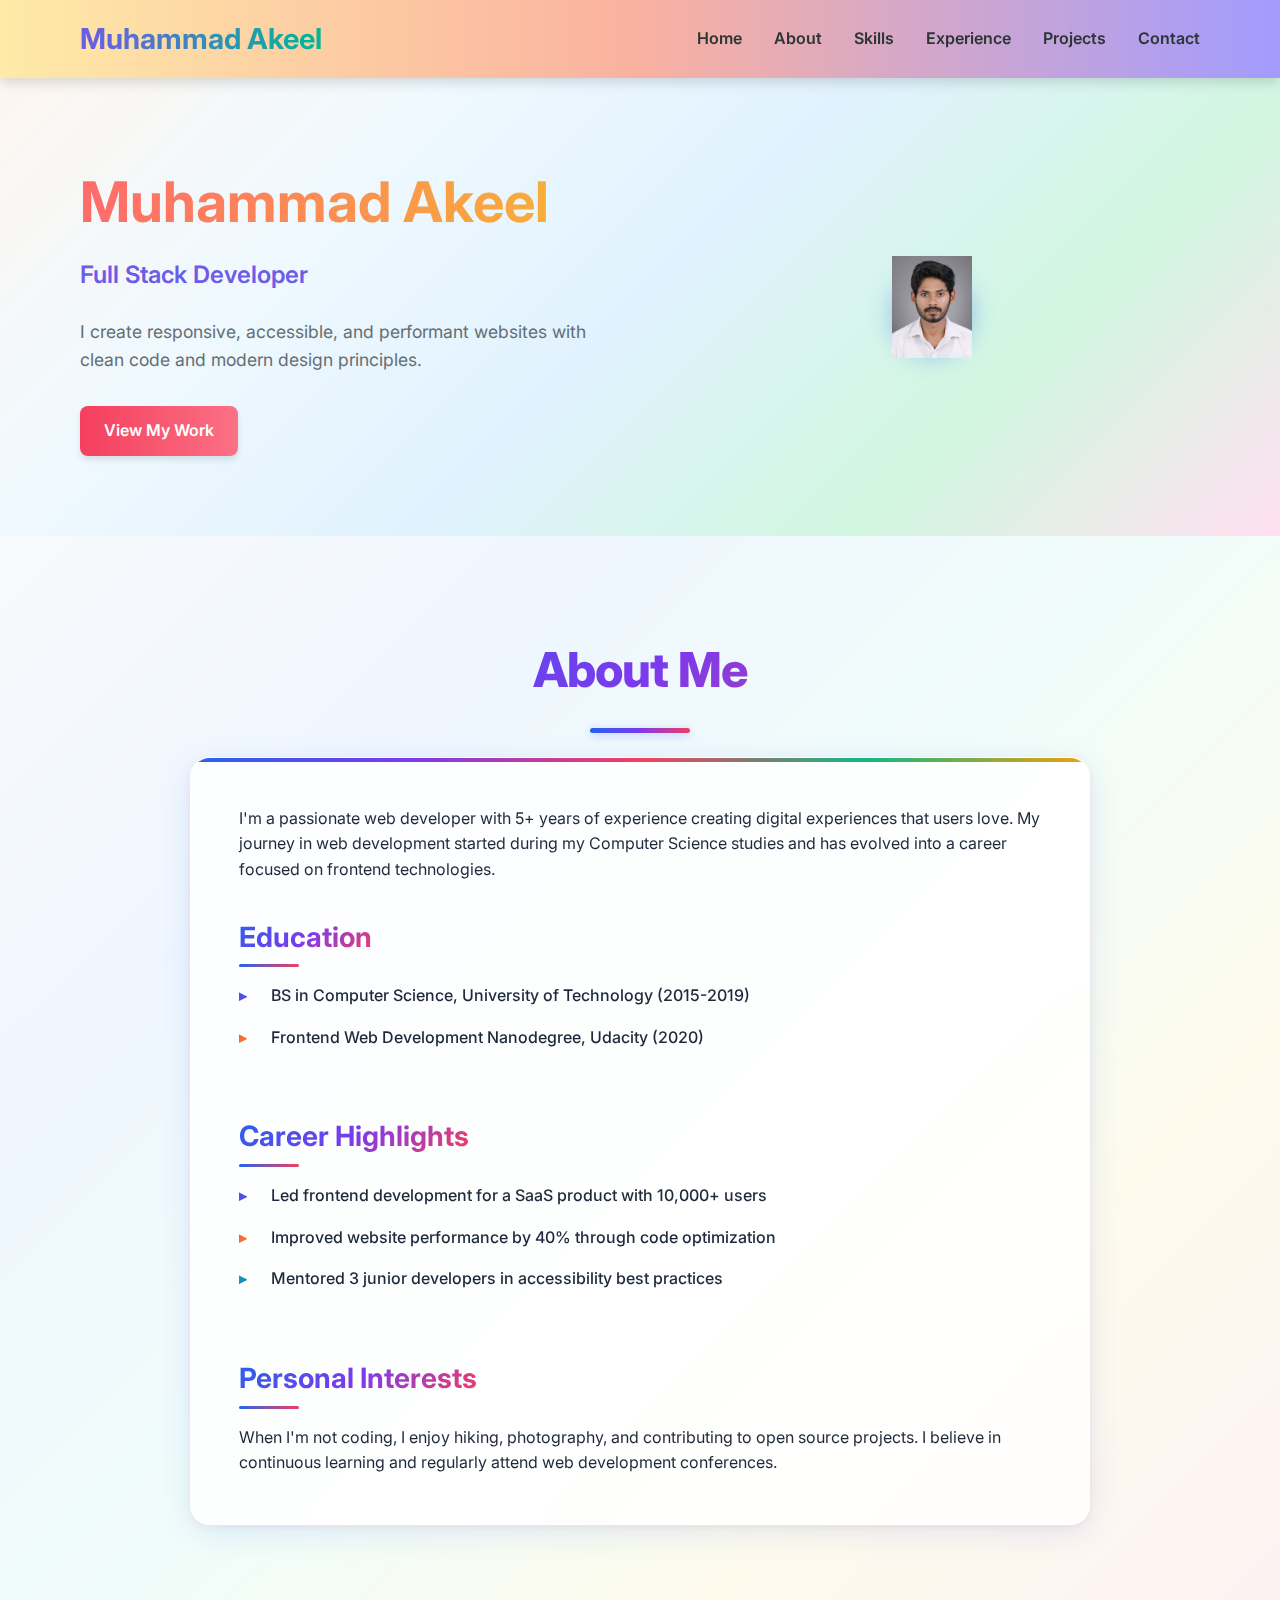
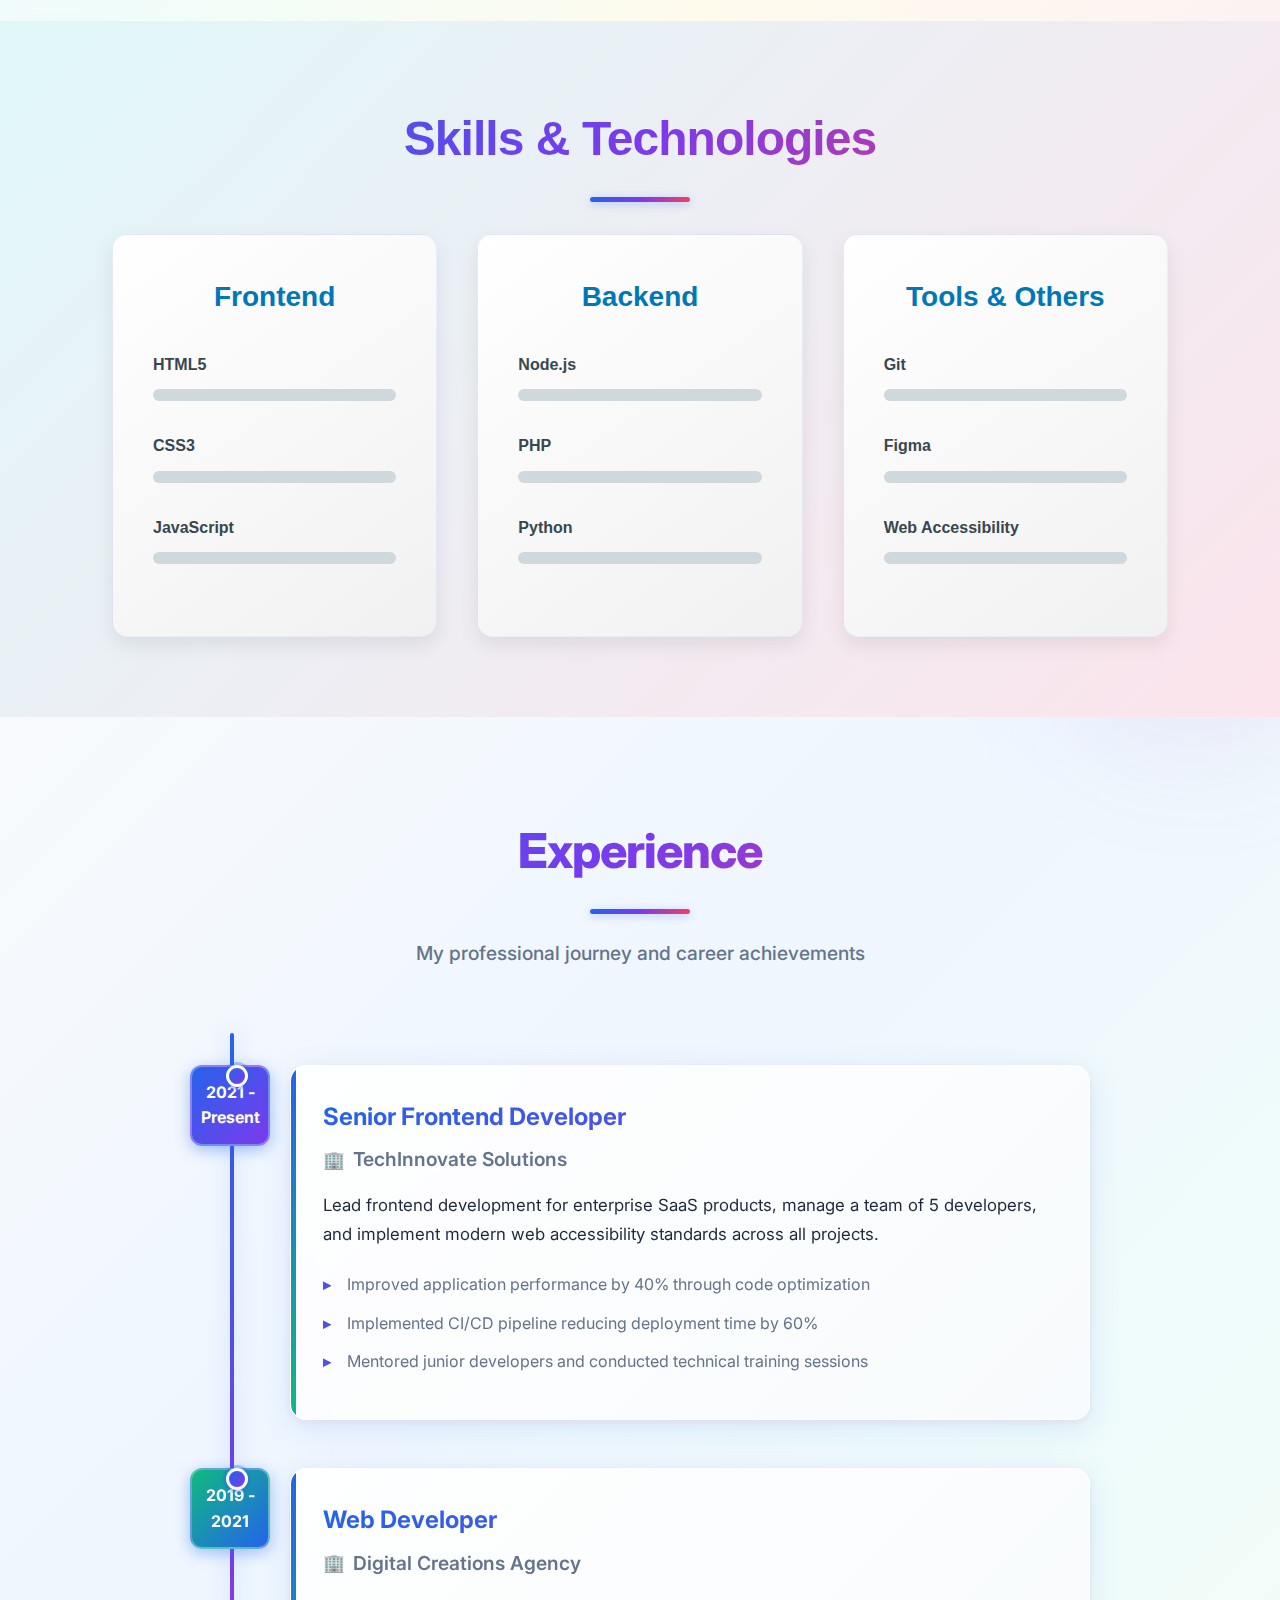
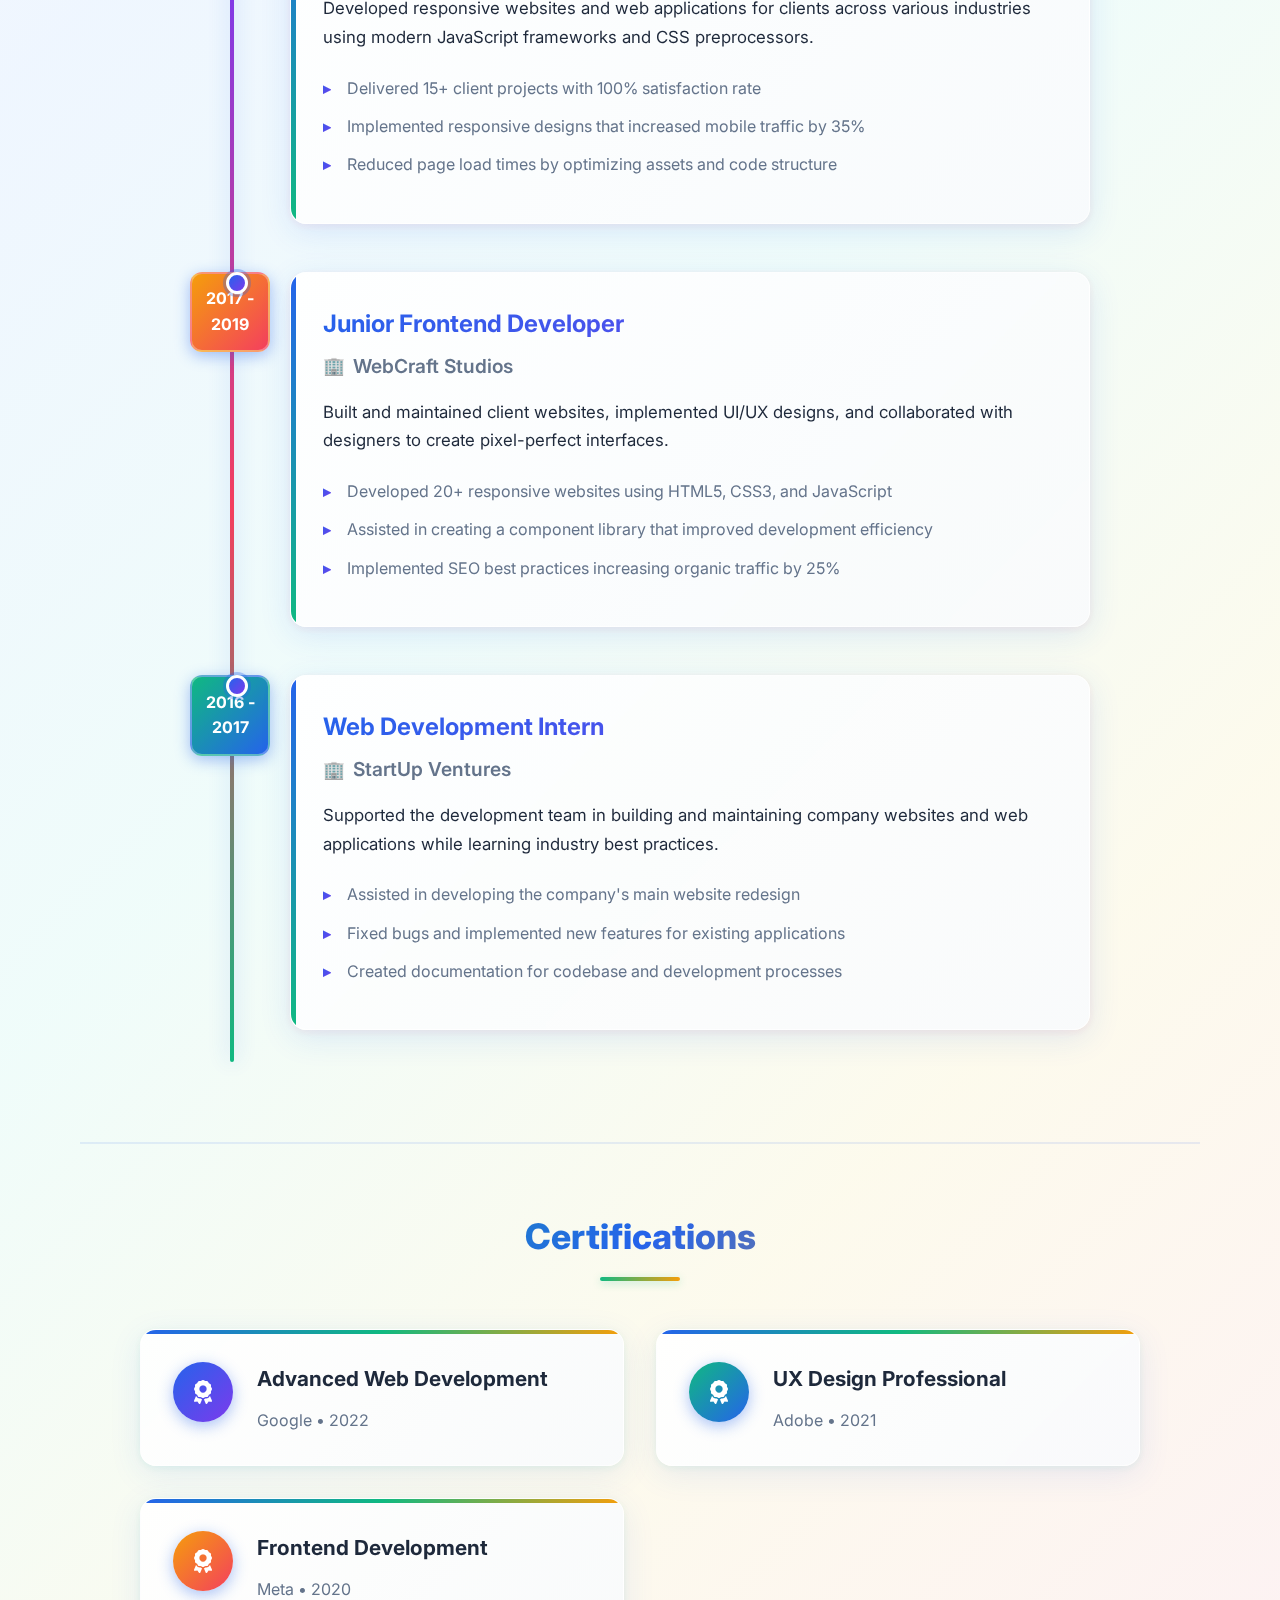
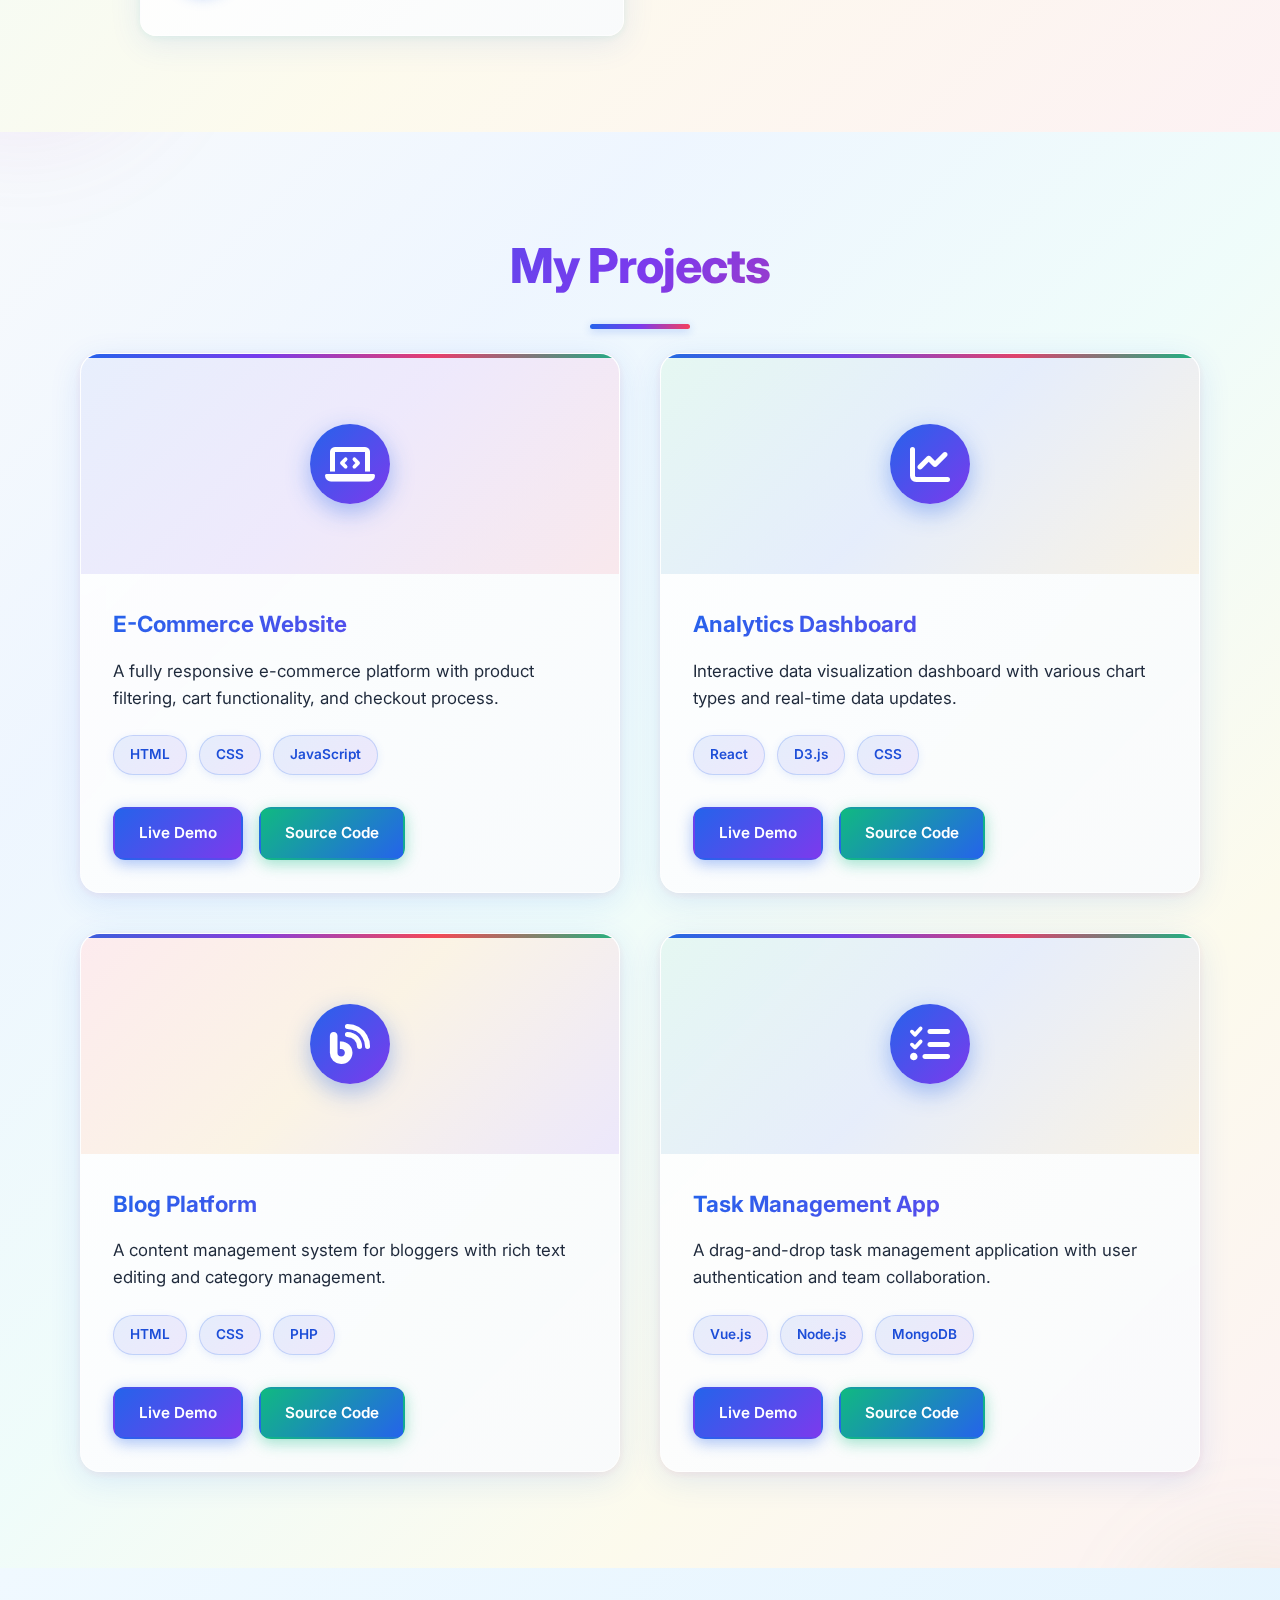
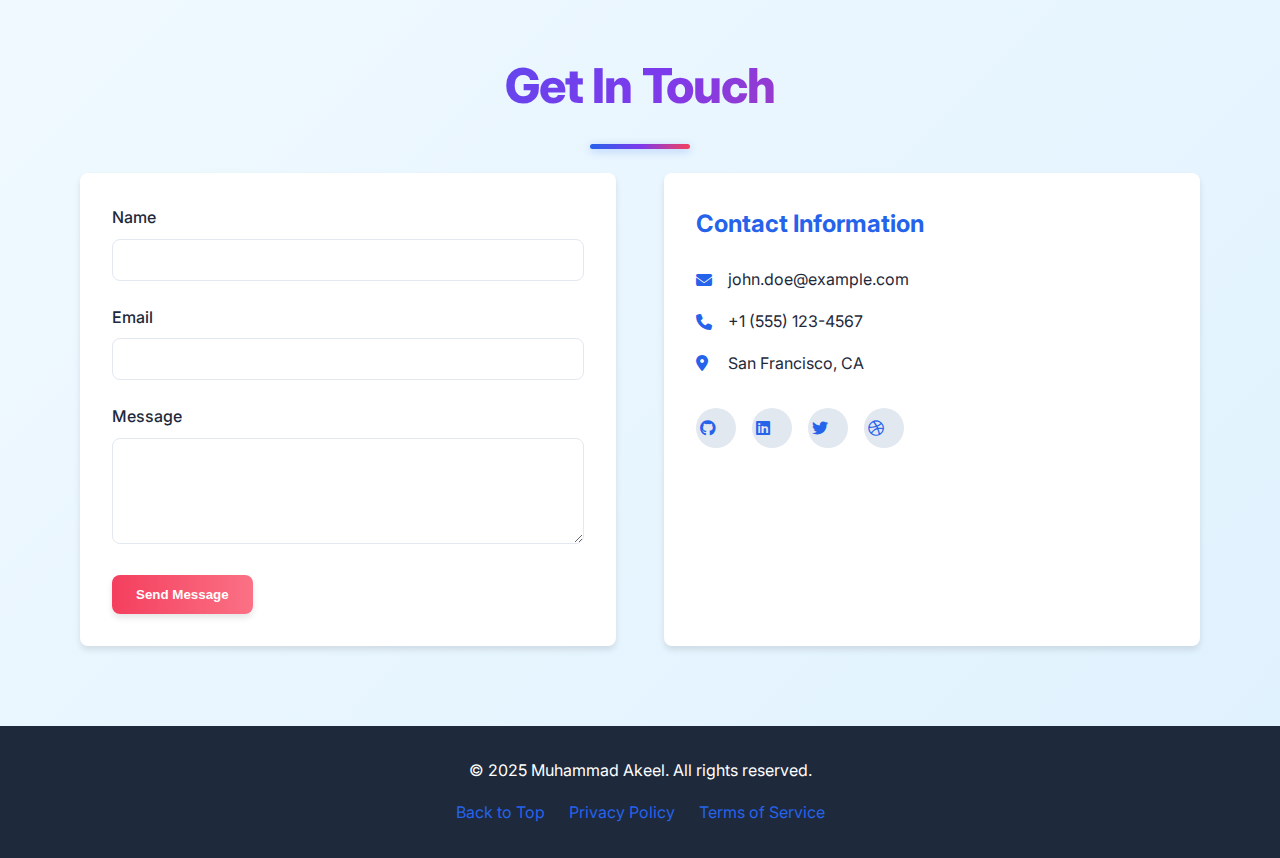
<file: 01-Portfolio using AI/index.html>
<!DOCTYPE html>
<html lang="en">

<head>
    <meta charset="UTF-8">
    <meta name="viewport" content="width=device-width, initial-scale=1.0">
    <title>Akeel | Web Developer</title>
    <link rel="stylesheet" href="./style.css">
    <link href="https://fonts.googleapis.com/css2?family=Inter:wght@300;400;500;600;700&display=swap" rel="stylesheet">
    <link rel="stylesheet" href="https://cdnjs.cloudflare.com/ajax/libs/font-awesome/6.4.0/css/all.min.css">
</head>

<body>
    <!-- Header with Navigation -->
    <header class="header">
        <div class="container">
            <div class="logo">
                <a>Muhammad Akeel</a>
            </div>
            <nav class="nav">
                <ul>
                    <li><a href="#home">Home</a></li>
                    <li><a href="#about">About</a></li>
                    <li><a href="#skills">Skills</a></li>
                    <li><a href="#experience">Experience</a></li>
                    <li><a href="#projects">Projects</a></li>
                    <li><a href="#contact">Contact</a></li>
                </ul>
            </nav>
            <button class="menu-toggle" aria-label="Toggle navigation menu">
                <span></span>
                <span></span>
                <span></span>
            </button>
        </div>
    </header>

    <!-- Hero Section -->
    <section id="home" class="hero">
        <div class="container">
            <div class="hero-content">
                <div class="hero-text">
                    <h1>Muhammad Akeel</h1>
                    <h2>Full Stack Developer</h2>
                    <p>I create responsive, accessible, and performant websites with clean code and modern design
                        principles.</p>
                    <a href="#projects" class="btn">View My Work</a>
                </div>

                <div class="hero-image">
                    <div class="image-placeholder">
                        <img src="./Akeel.png" alt="img">
                    </div>
                </div>
            </div>
        </div>
    </section>

    <!-- About Section -->
    <section id="about" class="about">
        <div class="container">
            <h2 class="section-title">About Me</h2>
            <div class="about-content">
                <div class="about-text">
                    <p>I'm a passionate web developer with 5+ years of experience creating digital experiences that
                        users love. My journey in web development started during my Computer Science studies and has
                        evolved into a career focused on frontend technologies.</p>

                    <h3>Education</h3>
                    <ul>
                        <li>BS in Computer Science, University of Technology (2015-2019)</li>
                        <li>Frontend Web Development Nanodegree, Udacity (2020)</li>
                    </ul>

                    <h3>Career Highlights</h3>
                    <ul>
                        <li>Led frontend development for a SaaS product with 10,000+ users</li>
                        <li>Improved website performance by 40% through code optimization</li>
                        <li>Mentored 3 junior developers in accessibility best practices</li>
                    </ul>

                    <h3>Personal Interests</h3>
                    <p>When I'm not coding, I enjoy hiking, photography, and contributing to open source projects. I
                        believe in continuous learning and regularly attend web development conferences.</p>
                </div>
            </div>
        </div>
    </section>

    <!-- Skills Section -->
    <section id="skills" class="skills">
        <div class="container">
            <h2 class="section-title">Skills & Technologies</h2>
            <div class="skills-grid">
                <div class="skill-category">
                    <h3>Frontend</h3>
                    <div class="skill">
                        <span class="skill-name">HTML5</span>
                        <div class="skill-bar">
                            <div class="skill-level" data-level="95%"></div>
                        </div>
                    </div>
                    <div class="skill">
                        <span class="skill-name">CSS3</span>
                        <div class="skill-bar">
                            <div class="skill-level" data-level="90%"></div>
                        </div>
                    </div>
                    <div class="skill">
                        <span class="skill-name">JavaScript</span>
                        <div class="skill-bar">
                            <div class="skill-level" data-level="85%"></div>
                        </div>
                    </div>
                </div>

                <div class="skill-category">
                    <h3>Backend</h3>
                    <div class="skill">
                        <span class="skill-name">Node.js</span>
                        <div class="skill-bar">
                            <div class="skill-level" data-level="75%"></div>
                        </div>
                    </div>
                    <div class="skill">
                        <span class="skill-name">PHP</span>
                        <div class="skill-bar">
                            <div class="skill-level" data-level="70%"></div>
                        </div>
                    </div>
                    <div class="skill">
                        <span class="skill-name">Python</span>
                        <div class="skill-bar">
                            <div class="skill-level" data-level="65%"></div>
                        </div>
                    </div>
                </div>

                <div class="skill-category">
                    <h3>Tools & Others</h3>
                    <div class="skill">
                        <span class="skill-name">Git</span>
                        <div class="skill-bar">
                            <div class="skill-level" data-level="85%"></div>
                        </div>
                    </div>
                    <div class="skill">
                        <span class="skill-name">Figma</span>
                        <div class="skill-bar">
                            <div class="skill-level" data-level="80%"></div>
                        </div>
                    </div>
                    <div class="skill">
                        <span class="skill-name">Web Accessibility</span>
                        <div class="skill-bar">
                            <div class="skill-level" data-level="90%"></div>
                        </div>
                    </div>
                </div>
            </div>
        </div>
    </section>


    <!-- Experience Section -->
    <section id="experience" class="experience">
        <div class="container">
            <h2 class="section-title">Experience</h2>
            <p class="section-subtitle">My professional journey and career achievements</p>

            <div class="experience-timeline">
                <!-- Experience Item 1 -->
                <div class="experience-item">
                    <div class="experience-date">2021 - Present</div>
                    <div class="experience-content">
                        <h3>Senior Frontend Developer</h3>
                        <h4>TechInnovate Solutions</h4>
                        <p>Lead frontend development for enterprise SaaS products, manage a team of 5 developers, and
                            implement modern web accessibility standards across all projects.</p>
                        <ul>
                            <li>Improved application performance by 40% through code optimization</li>
                            <li>Implemented CI/CD pipeline reducing deployment time by 60%</li>
                            <li>Mentored junior developers and conducted technical training sessions</li>
                        </ul>
                    </div>
                </div>

                <!-- Experience Item 2 -->
                <div class="experience-item">
                    <div class="experience-date">2019 - 2021</div>
                    <div class="experience-content">
                        <h3>Web Developer</h3>
                        <h4>Digital Creations Agency</h4>
                        <p>Developed responsive websites and web applications for clients across various industries
                            using modern JavaScript frameworks and CSS preprocessors.</p>
                        <ul>
                            <li>Delivered 15+ client projects with 100% satisfaction rate</li>
                            <li>Implemented responsive designs that increased mobile traffic by 35%</li>
                            <li>Reduced page load times by optimizing assets and code structure</li>
                        </ul>
                    </div>
                </div>

                <!-- Experience Item 3 -->
                <div class="experience-item">
                    <div class="experience-date">2017 - 2019</div>
                    <div class="experience-content">
                        <h3>Junior Frontend Developer</h3>
                        <h4>WebCraft Studios</h4>
                        <p>Built and maintained client websites, implemented UI/UX designs, and collaborated with
                            designers to create pixel-perfect interfaces.</p>
                        <ul>
                            <li>Developed 20+ responsive websites using HTML5, CSS3, and JavaScript</li>
                            <li>Assisted in creating a component library that improved development efficiency</li>
                            <li>Implemented SEO best practices increasing organic traffic by 25%</li>
                        </ul>
                    </div>
                </div>

                <!-- Experience Item 4 -->
                <div class="experience-item">
                    <div class="experience-date">2016 - 2017</div>
                    <div class="experience-content">
                        <h3>Web Development Intern</h3>
                        <h4>StartUp Ventures</h4>
                        <p>Supported the development team in building and maintaining company websites and web
                            applications while learning industry best practices.</p>
                        <ul>
                            <li>Assisted in developing the company's main website redesign</li>
                            <li>Fixed bugs and implemented new features for existing applications</li>
                            <li>Created documentation for codebase and development processes</li>
                        </ul>
                    </div>
                </div>
            </div>

            <!-- Certifications -->
            <div class="certifications">
                <h3 class="certifications-title">Certifications</h3>
                <div class="certifications-grid">
                    <div class="certification-item">
                        <div class="certification-icon">
                            <i class="fas fa-award"></i>
                        </div>
                        <div class="certification-info">
                            <h4>Advanced Web Development</h4>
                            <p>Google • 2022</p>
                        </div>
                    </div>

                    <div class="certification-item">
                        <div class="certification-icon">
                            <i class="fas fa-award"></i>
                        </div>
                        <div class="certification-info">
                            <h4>UX Design Professional</h4>
                            <p>Adobe • 2021</p>
                        </div>
                    </div>

                    <div class="certification-item">
                        <div class="certification-icon">
                            <i class="fas fa-award"></i>
                        </div>
                        <div class="certification-info">
                            <h4>Frontend Development</h4>
                            <p>Meta • 2020</p>
                        </div>
                    </div>
                </div>
            </div>
        </div>
    </section>

    <!-- Projects Section -->
    <section id="projects" class="projects">
        <div class="container">
            <h2 class="section-title">My Projects</h2>
            <div class="projects-grid">
                <div class="project-card">
                    <div class="project-image">
                        <div class="image-placeholder">
                            <i class="fas fa-laptop-code"></i>
                        </div>
                    </div>
                    <div class="project-info">
                        <h3>E-Commerce Website</h3>
                        <p>A fully responsive e-commerce platform with product filtering, cart functionality, and
                            checkout process.</p>
                        <div class="technologies">
                            <span>HTML</span>
                            <span>CSS</span>
                            <span>JavaScript</span>
                        </div>
                        <div class="project-links">
                            <a href="#" class="project-link">Live Demo</a>
                            <a href="#" class="project-link">Source Code</a>
                        </div>
                    </div>
                </div>

                <div class="project-card">
                    <div class="project-image">
                        <div class="image-placeholder">
                            <i class="fas fa-chart-line"></i>
                        </div>
                    </div>
                    <div class="project-info">
                        <h3>Analytics Dashboard</h3>
                        <p>Interactive data visualization dashboard with various chart types and real-time data updates.
                        </p>
                        <div class="technologies">
                            <span>React</span>
                            <span>D3.js</span>
                            <span>CSS</span>
                        </div>
                        <div class="project-links">
                            <a href="#" class="project-link">Live Demo</a>
                            <a href="#" class="project-link">Source Code</a>
                        </div>
                    </div>
                </div>

                <div class="project-card">
                    <div class="project-image">
                        <div class="image-placeholder">
                            <i class="fas fa-blog"></i>
                        </div>
                    </div>
                    <div class="project-info">
                        <h3>Blog Platform</h3>
                        <p>A content management system for bloggers with rich text editing and category management.</p>
                        <div class="technologies">
                            <span>HTML</span>
                            <span>CSS</span>
                            <span>PHP</span>
                        </div>
                        <div class="project-links">
                            <a href="#" class="project-link">Live Demo</a>
                            <a href="#" class="project-link">Source Code</a>
                        </div>
                    </div>
                </div>

                <div class="project-card">
                    <div class="project-image">
                        <div class="image-placeholder">
                            <i class="fas fa-tasks"></i>
                        </div>
                    </div>
                    <div class="project-info">
                        <h3>Task Management App</h3>
                        <p>A drag-and-drop task management application with user authentication and team collaboration.
                        </p>
                        <div class="technologies">
                            <span>Vue.js</span>
                            <span>Node.js</span>
                            <span>MongoDB</span>
                        </div>
                        <div class="project-links">
                            <a href="#" class="project-link">Live Demo</a>
                            <a href="#" class="project-link">Source Code</a>
                        </div>
                    </div>
                </div>
            </div>
        </div>
    </section>

    <!-- Contact Section -->
    <section id="contact" class="contact">
        <div class="container">
            <h2 class="section-title">Get In Touch</h2>
            <div class="contact-content">
                <form class="contact-form">
                    <div class="form-group">
                        <label for="name">Name</label>
                        <input type="text" id="name" name="name" required>
                    </div>
                    <div class="form-group">
                        <label for="email">Email</label>
                        <input type="email" id="email" name="email" required>
                    </div>
                    <div class="form-group">
                        <label for="message">Message</label>
                        <textarea id="message" name="message" rows="5" required></textarea>
                    </div>
                    <button type="submit" class="btn">Send Message</button>
                </form>

                <div class="contact-info">
                    <h3>Contact Information</h3>
                    <p><i class="fas fa-envelope"></i> john.doe@example.com</p>
                    <p><i class="fas fa-phone"></i> +1 (555) 123-4567</p>
                    <p><i class="fas fa-map-marker-alt"></i> San Francisco, CA</p>

                    <div class="social-links">
                        <a href="#" aria-label="GitHub"><i class="fab fa-github"></i></a>
                        <a href="#" aria-label="LinkedIn"><i class="fab fa-linkedin"></i></a>
                        <a href="#" aria-label="Twitter"><i class="fab fa-twitter"></i></a>
                        <a href="#" aria-label="Dribbble"><i class="fab fa-dribbble"></i></a>
                    </div>
                </div>
            </div>
        </div>
    </section>

    <!-- Footer -->
    <footer class="footer">
        <div class="container">
            <p>&copy; 2025 Muhammad Akeel. All rights reserved.</p>
            <div class="footer-links">
                <a href="#home">Back to Top</a>
                <a href="#">Privacy Policy</a>
                <a href="#">Terms of Service</a>
            </div>
        </div>
    </footer>
</body>

</html>
</file>
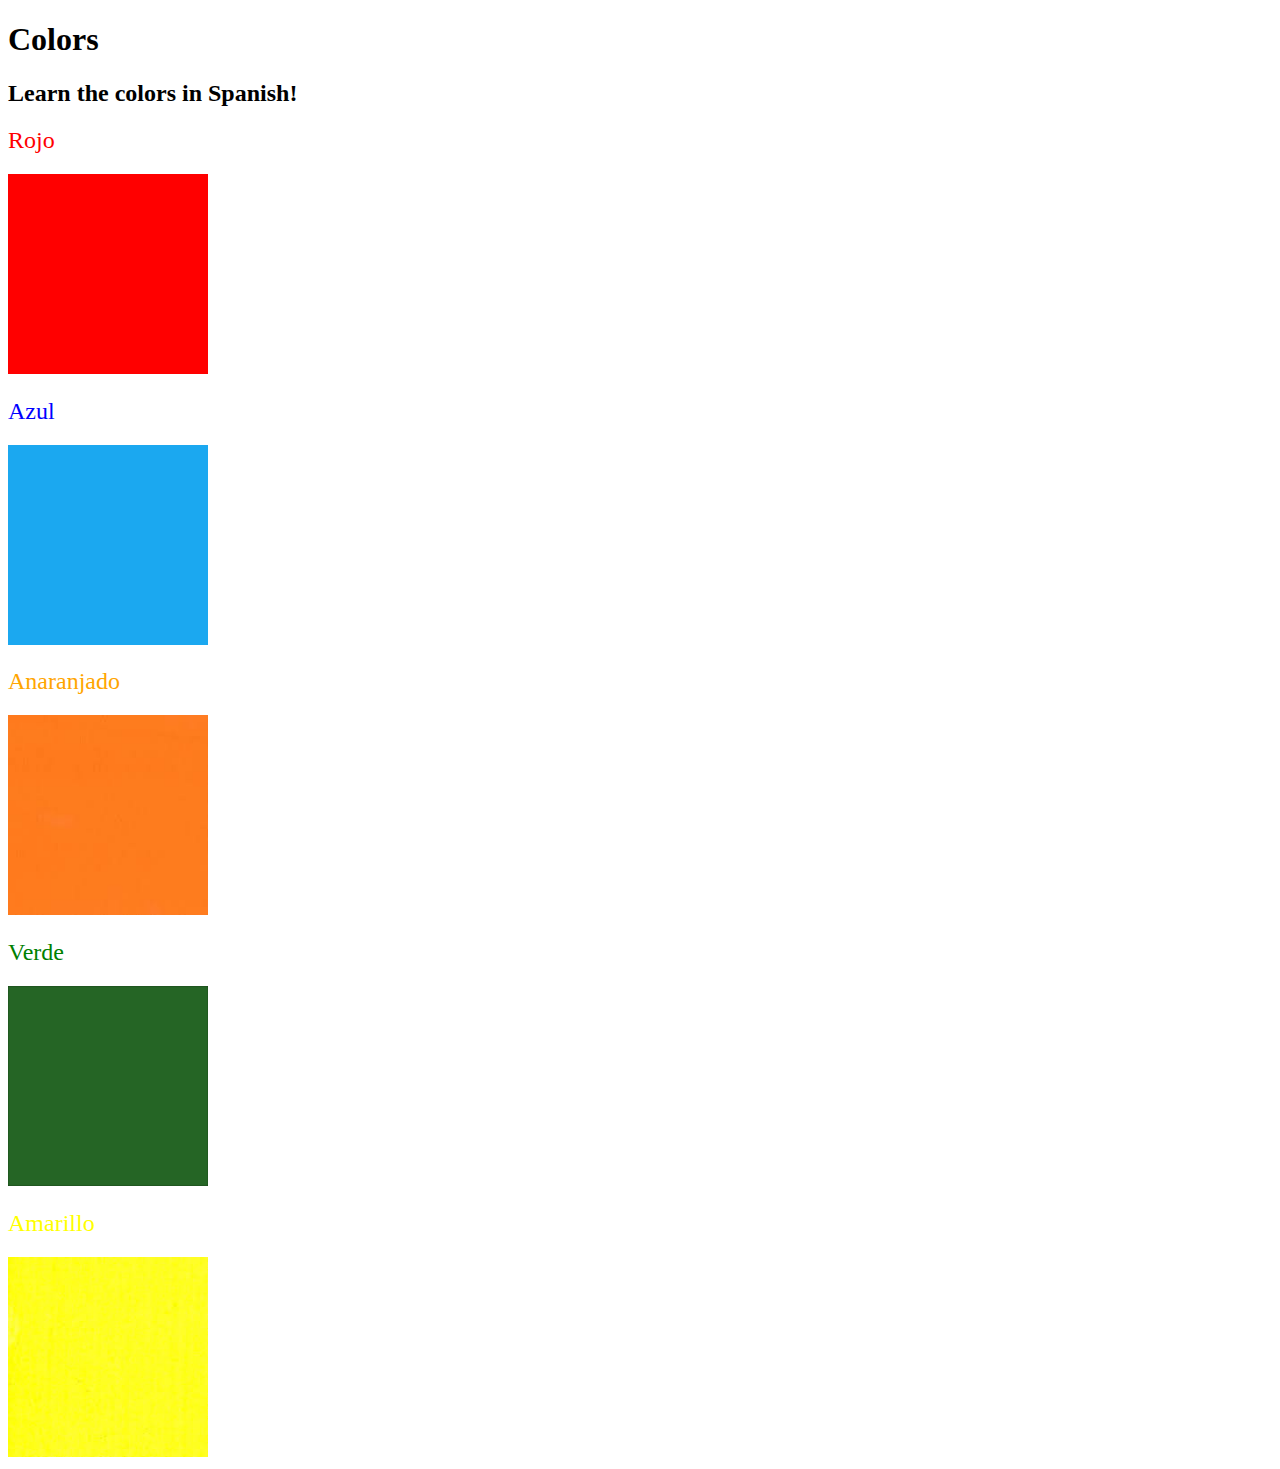
<file: Color Vocab Project/index.html>
<!DOCTYPE html>
<html lang="en">
  <head>
    <meta charset="UTF-8" />
    <title>Spanish Vocabulary</title>
    <link rel="stylesheet" href="./style.css" />
  </head>

  <body>
    <h1>Colors</h1>
    <h2>Learn the colors in Spanish!</h2>
    <h2 class="color-title" id="red">Rojo</h2>
    <img src="./images/red.png" alt="red" />

    <h2 class="color-title" id="blue">Azul</h2>
    <img src="./images/blue.png" alt="blue" />

    <h2 class="color-title" id="orange">Anaranjado</h2>
    <img src="./images/orange.png" alt="orange" />

    <h2 class="color-title" id="green">Verde</h2>
    <img src="./images/green.png" alt="green" />

    <h2 class="color-title" id="yellow">Amarillo</h2>
    <img src="./images/yellow.png" alt="yellow" />
  </body>
</html>

<!-- 
TODOs
IMPORTANT: You should not need to make ANY CHANGES to index.html
All code should be written in your CSS file.

1. Create a CSS file and incorporate it as an external stylesheet.
2. Use CSS to style each of the color titles to meaning. 
Hint: Use the id to help if you don't know the words in spanish.
3. Use CSS to change all the color titles to have "font-weight: normal;"
4. Use CSS (not HTML) to make all the images 200px heigh and 200px wide. 
Hint: 
https://developer.mozilla.org/en-US/docs/Web/CSS/height
https://developer.mozilla.org/en-US/docs/Web/CSS/width
-->
</file>
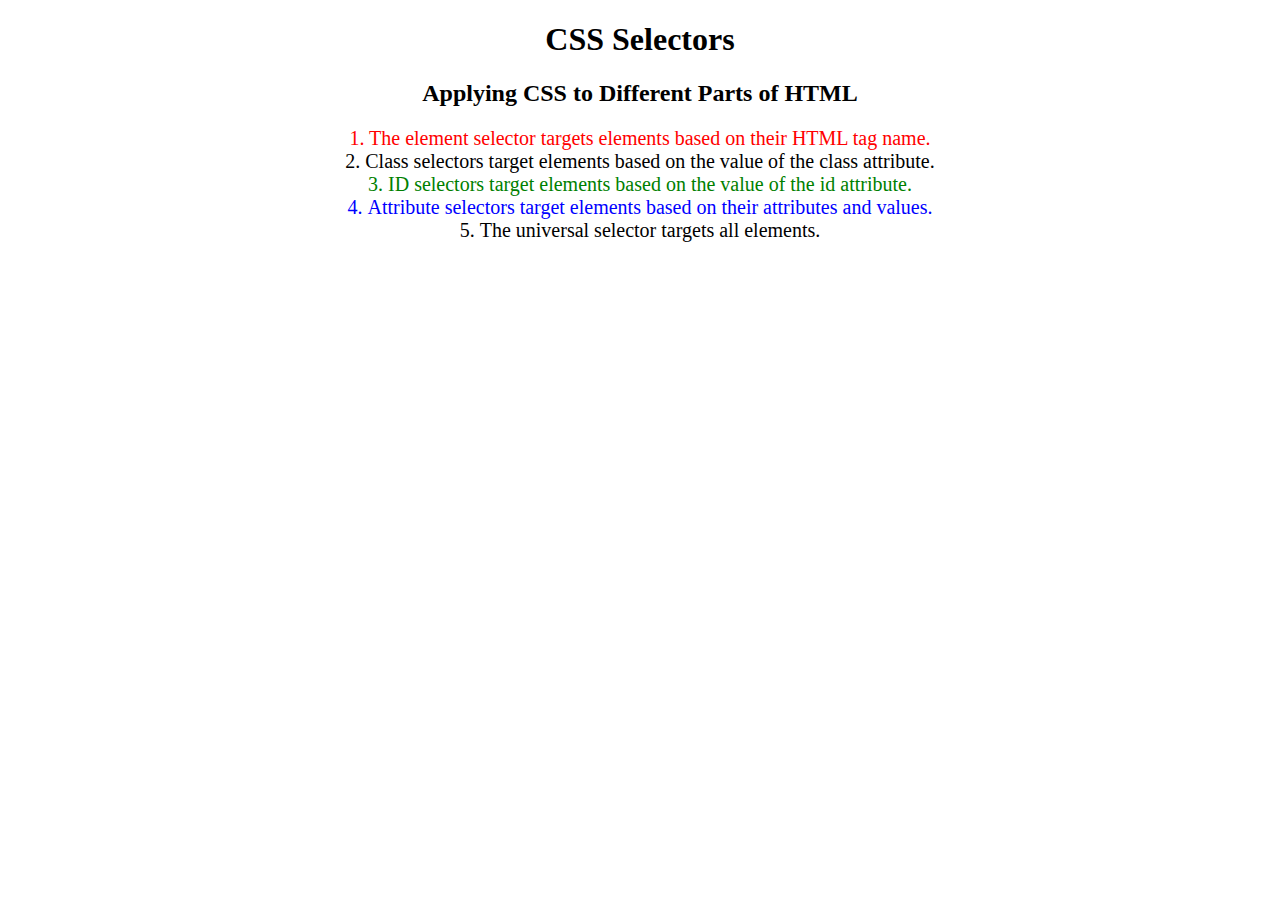
<file: CSS Selectors/index.html>
<!DOCTYPE html>
<html lang="en">

<head>
  <meta charset="UTF-8">
  <title>CSS Selectors</title>
  <link rel="stylesheet" href="./style.css" />
</head>

<body>
  <h1>CSS Selectors</h1>
  <h2>Applying CSS to Different Parts of HTML</h2>
  <!-- TODO 1: Set the CSS for all paragraph tags to "color: red" -->
  <p class="note">1. The element selector targets elements based on their HTML tag name.</p>

  <ol>
    <!-- TODO 2: Set the CSS for all elements with a class of "note" to "font-size: 20px" -->
    <li class="note" value="2">Class selectors target elements based on the value of the class attribute.</li>

    <!-- TODO 3: Set the CSS for the element with an id of "id-selector-demo" to "color: green" -->
    <li class="note" id="id-selector-demo" value="3">ID selectors target elements based on the value of the id
      attribute.</li>

    <!-- TODO 4: Set the CSS for the li elements that have the "value" attribute set to "4" to have "color: blue" -->
    <li class="note" value="4">Attribute selectors target elements based on their attributes and values.</li>

    <!-- TODO 5: Set all elements to have "text-align: center" -->
    <li class="note" value="5">The universal selector targets all elements.</li>
  </ol>
</body>

</html>
</file>
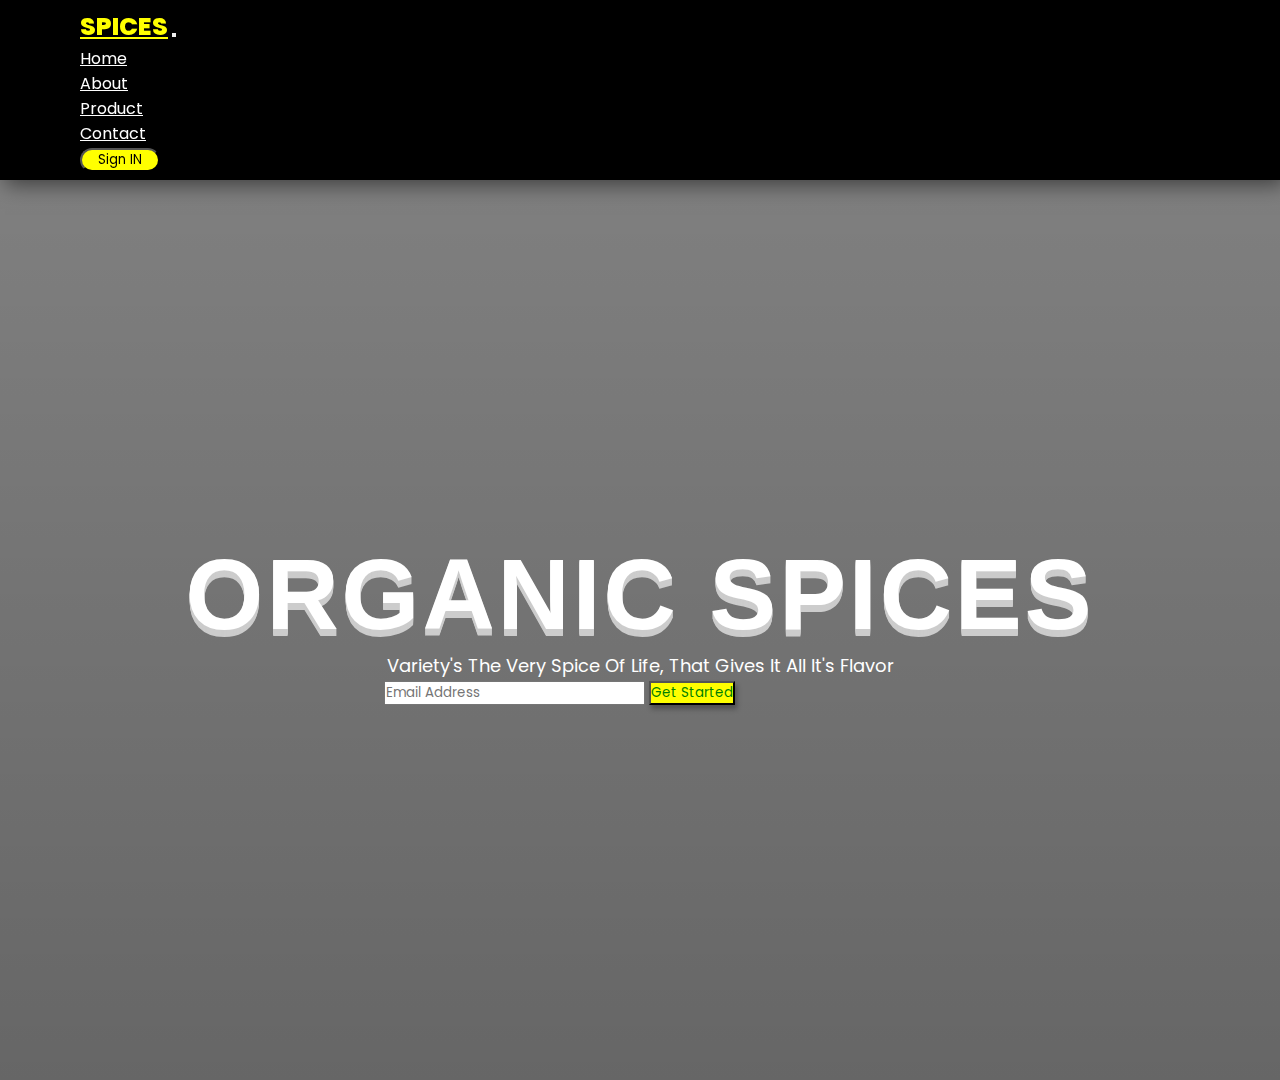
<file: Ecommerce Website Bootstrap Project/index.html>
<!DOCTYPE html>
<html lang="en">

<head>
    <meta charset="UTF-8">
    <meta name="viewport" content="width=device-width, initial-scale=1.0">
    <title>Ecommerce Website</title>
    <link rel="stylesheet" href="./style.css">
    <link href="https://cdn.jsdelivr.net/npm/bootstrap@5.3.8/dist/css/bootstrap.min.css" rel="stylesheet"
        integrity="sha384-sRIl4kxILFvY47J16cr9ZwB07vP4J8+LH7qKQnuqkuIAvNWLzeN8tE5YBujZqJLB" crossorigin="anonymous">
    <link rel="preconnect" href="https://fonts.googleapis.com">
    <link rel="preconnect" href="https://fonts.gstatic.com" crossorigin>
    <link
        href="https://fonts.googleapis.com/css2?family=Caveat&family=Libre+Baskerville:ital,wght@0,400;0,700;1,400&family=Poppins:ital,wght@0,100;0,200;0,300;0,400;0,500;0,600;0,700;0,800;0,900;1,100;1,200;1,300;1,400;1,500;1,600;1,700;1,800;1,900&display=swap"
        rel="stylesheet">
</head>

<body>
    <!-- Navbar -->
    <nav class="navbar navbar-expand-lg navbar-dark" id="navbar">
        <div class="container-fluid">
            <a class="navbar-brand" href="#">SPICES</a>
            <button class="navbar-toggler" type="button" data-bs-toggle="collapse"
                data-bs-target="#navbarSupportedContent" aria-controls="navbarSupportedContent" aria-expanded="false"
                aria-label="Toggle navigation">
                <span class="navbar-toggler-icon"></span>
            </button>
            <div class="collapse navbar-collapse" id="navbarSupportedContent">
                <ul class="navbar-nav mx-auto">
                    <li class="nav-item">
                        <a class="nav-link" href="#home">Home</a>
                    </li>
                    <li class="nav-item">
                        <a class="nav-link" href="#">About</a>
                    </li>
                    <li class="nav-item">
                        <a class="nav-link" href="#">Product</a>
                    </li>
                    <li class="nav-item">
                        <a class="nav-link" href="#">Contact</a>
                    </li>
                </ul>
                <button class="btn p-2 my-lg-0 my-2">Sign IN</button>
            </div>
        </div>
    </nav>

    <!-- Home -->
    <section id="home">
        <h1 class="text-center">ORGANIC SPICES</h1>
        <p>Variety's The Very Spice Of Life, That Gives It All It's Flavor</p>
        <div class="input-group m-4">
            <input type="text" class="form-control" placeholder="Email Address">
            <button class="btn signin">Get Started</button>
        </div>
    </section>


    <script src="https://cdn.jsdelivr.net/npm/bootstrap@5.3.8/dist/js/bootstrap.bundle.min.js"
        integrity="sha384-FKyoEForCGlyvwx9Hj09JcYn3nv7wiPVlz7YYwJrWVcXK/BmnVDxM+D2scQbITxI"
        crossorigin="anonymous"></script>
</body>

</html>
</file>
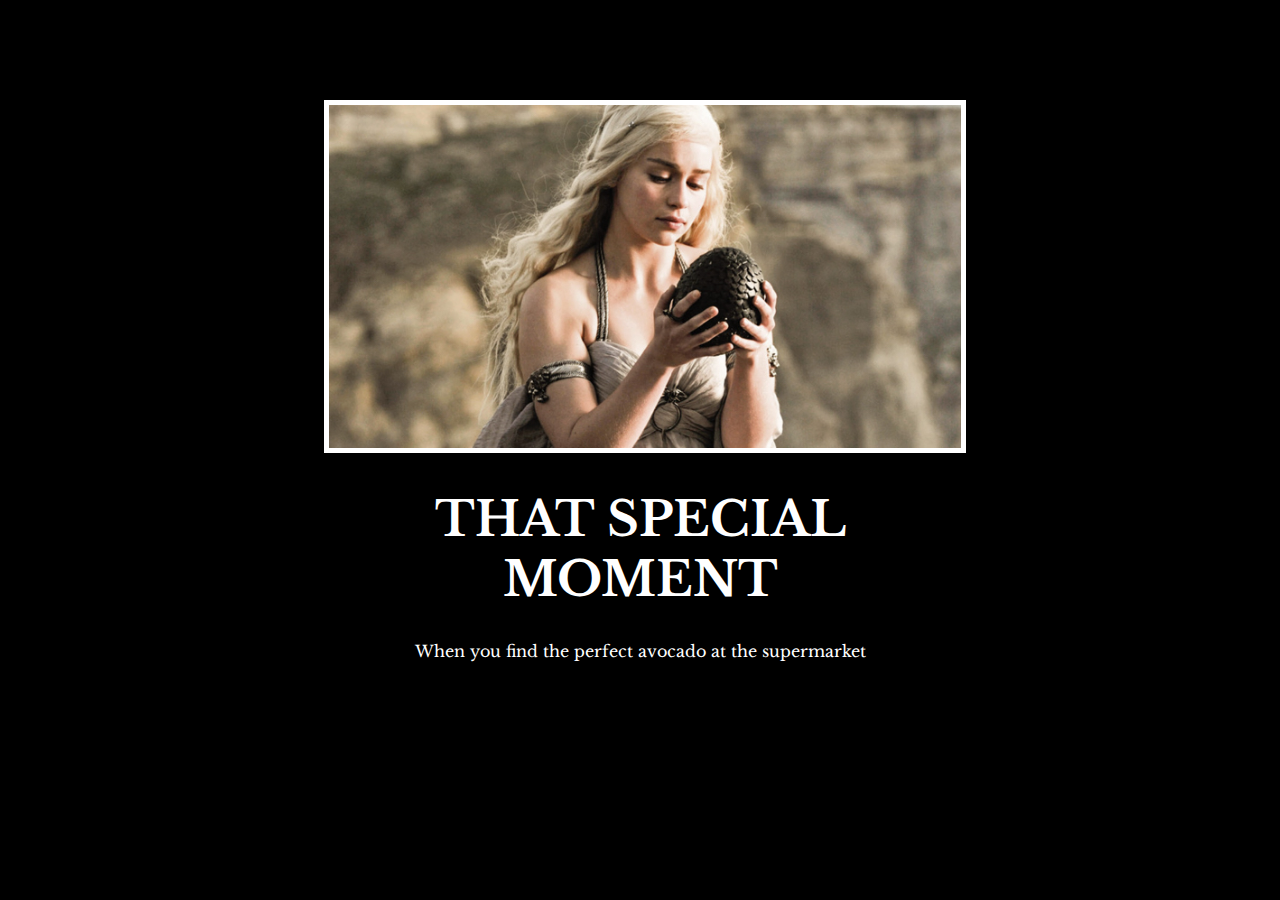
<file: Motivation Meme Project/index.html>
<!-- 
  TODO: Create a motivational post website.
Style it how ever you like. 
Look at the goal image for inspiration.
But it must have the following features:
1. The main h1 text should be using the Regular Libre Baskerville Font from Google Fonts:
  https://fonts.google.com/specimen/Libre+Baskerville
2. The text should be white and background black.
3. Add your own image into the images folder inside assets. It should have a 5px white border.
4. The text should be center aligned.
5. Create a div to contain the h1, p and img elements. Adjust the margins so that the image and text are centered on the page. 
  Hint: You horizontally center a div by giving it a width of 50% and a margin-left of 25%.
  Hint: Set the image to have a width of 100% so it fills the div. 
6. Read about the text-transform property on MDN docs to make the h1 uppercase with CSS.
  https://developer.mozilla.org/en-US/docs/Web/CSS/text-transform 
-->
  <!DOCTYPE html>
  <html lang="en">
  <head>
    <meta charset="UTF-8">
    <meta name="viewport" content="width=device-width, initial-scale=1.0">
    <title>motivational Project</title>
    <link rel="stylesheet" href="./style.css">
    <link rel="preconnect" href="https://fonts.googleapis.com">
    <link rel="preconnect" href="https://fonts.gstatic.com" crossorigin>
    <link href="https://fonts.googleapis.com/css2?family=Caveat&family=Libre+Baskerville:ital,wght@0,400;0,700;1,400&display=swap" rel="stylesheet">
  </head>

  <body>

    <div class="poster">
      <img class="motivation-img" src="./assets/images/daenerys.jpeg" alt="deeneys img"/>
      <h1>That Special Moment</h1>
      <p>When you find the perfect avocado at the supermarket</p>
    </div>
    
  </body>
  </html>
</file>
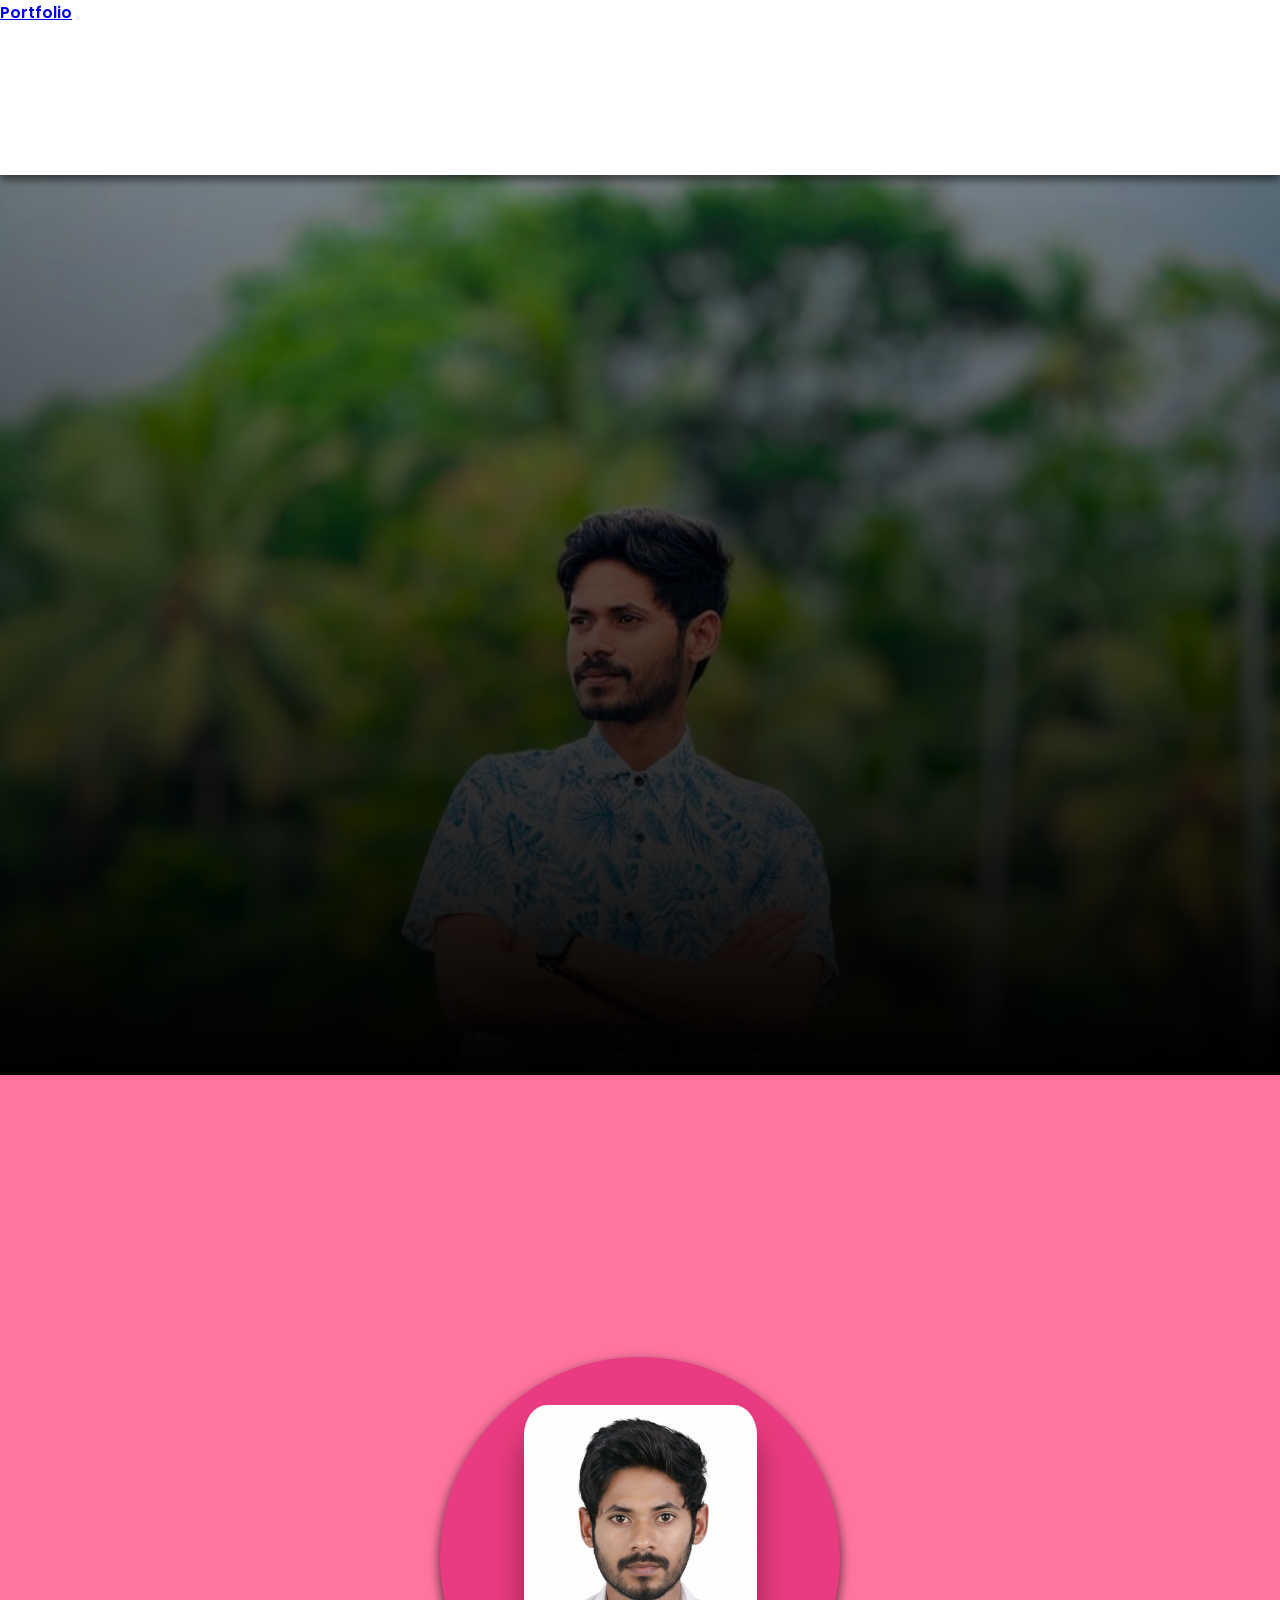
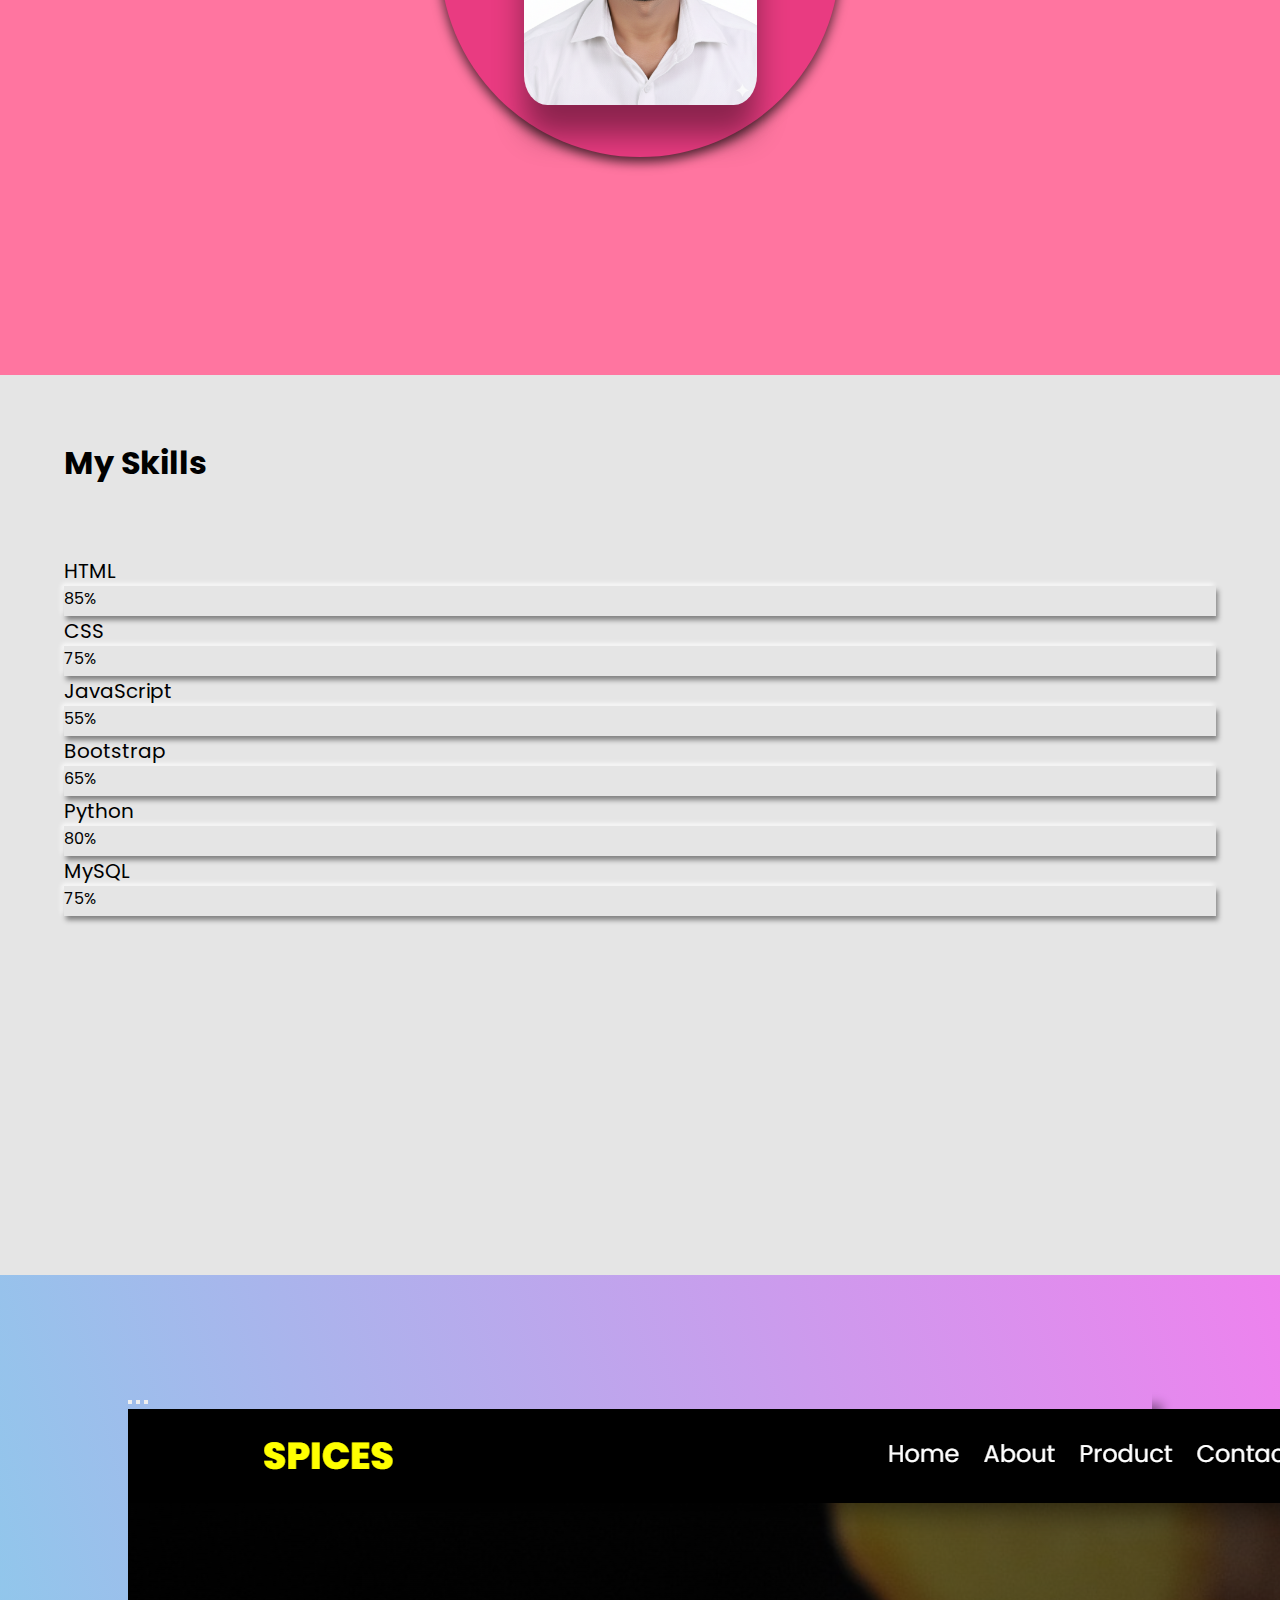
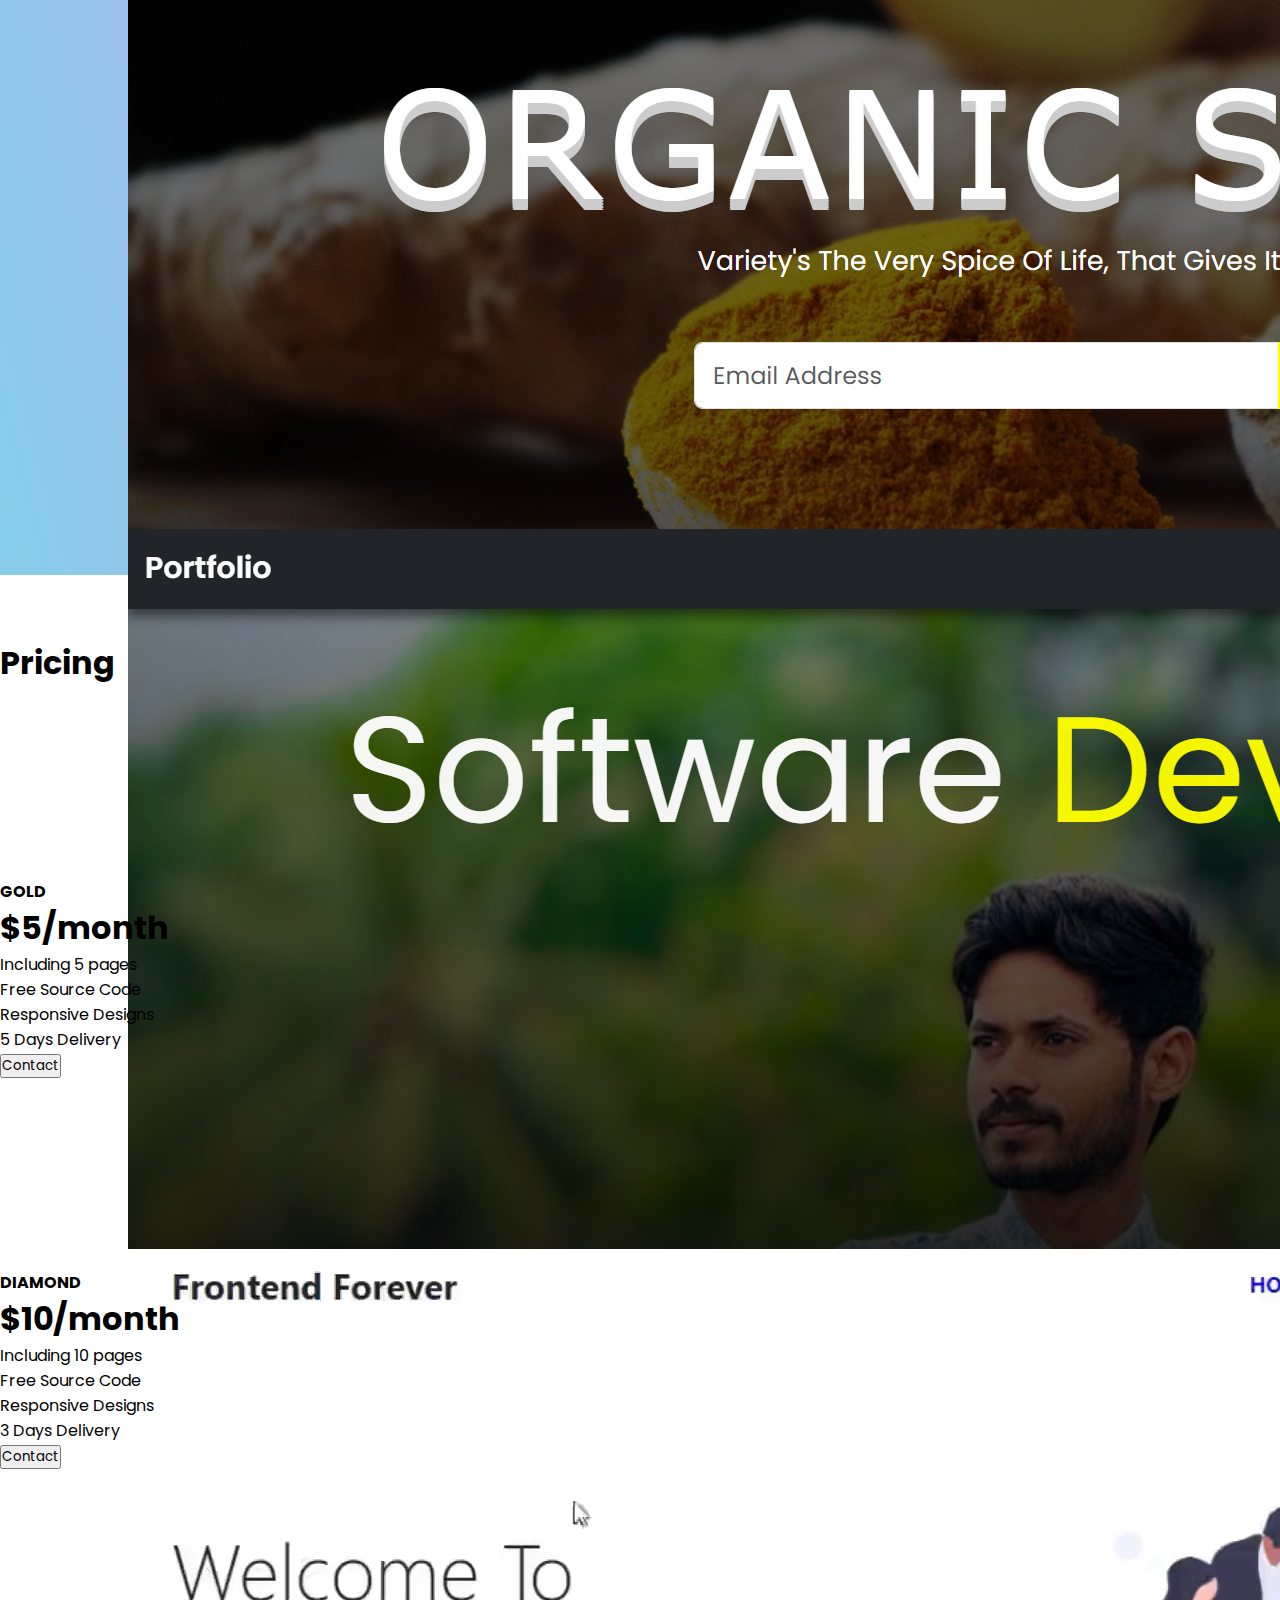
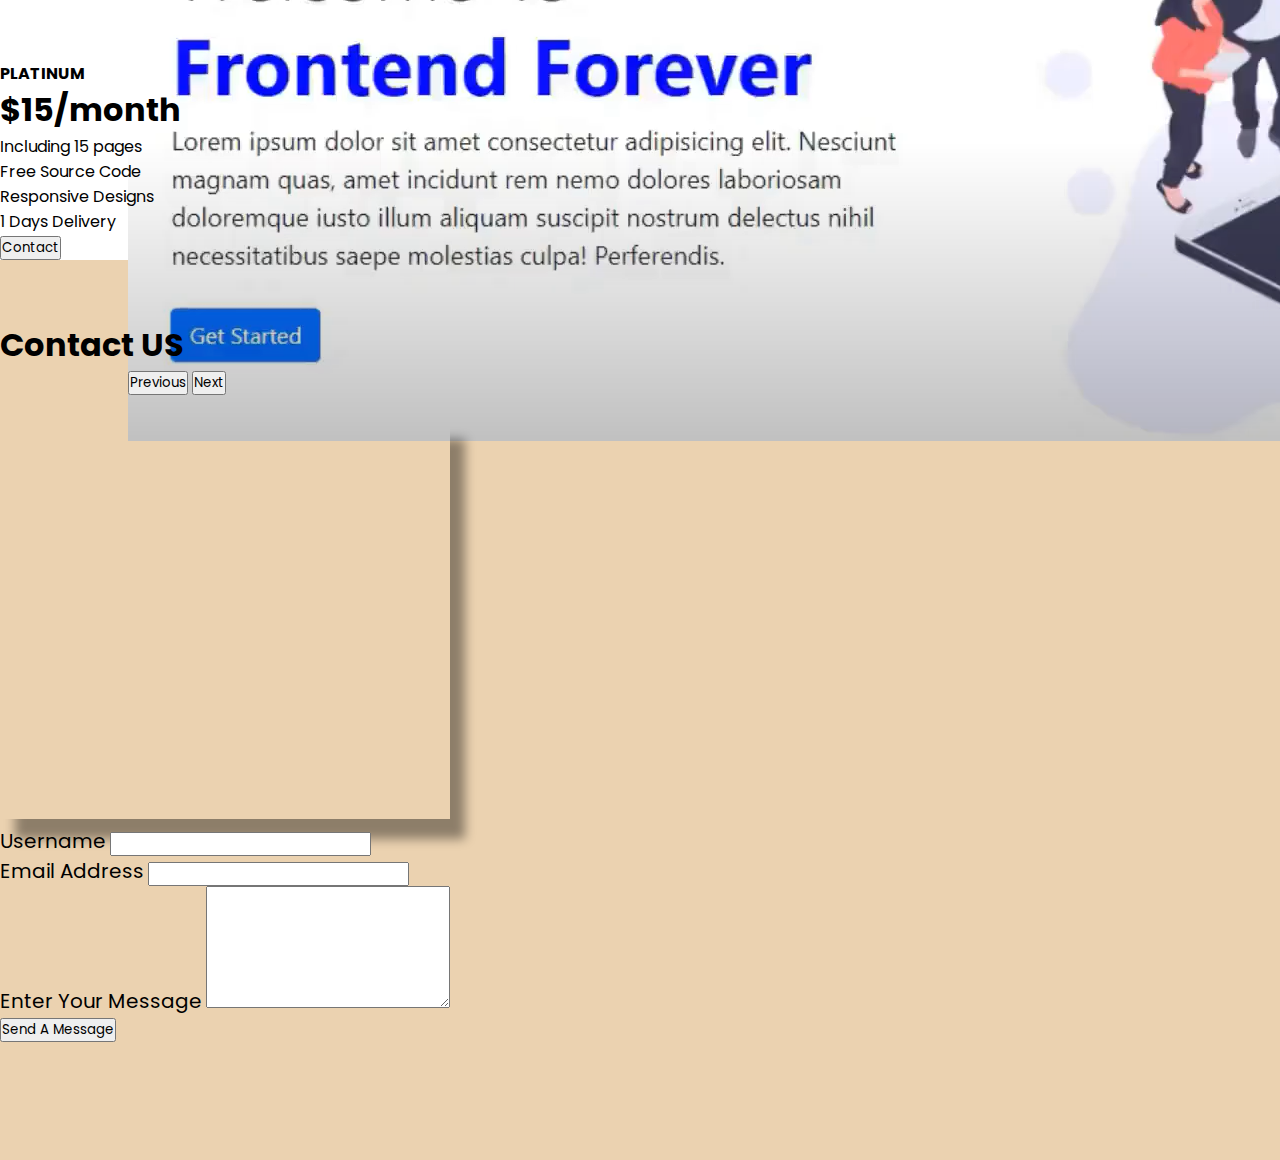
<file: My Portfolio Bootstrap Project/my_portfolio.html>
<!DOCTYPE html>
<html lang="en">

<head>
  <meta charset="UTF-8">
  <meta name="viewport" content="width=device-width, initial-scale=1.0">
  <title>Portfolio</title>
  <link rel="stylesheet" href="./style.css">
  <link rel="preconnect" href="https://fonts.googleapis.com">
  <link rel="preconnect" href="https://fonts.gstatic.com" crossorigin>
  <link
    href="https://fonts.googleapis.com/css2?family=Caveat&family=Libre+Baskerville:ital,wght@0,400;0,700;1,400&family=Poppins:ital,wght@0,100;0,200;0,300;0,400;0,500;0,600;0,700;0,800;0,900;1,100;1,200;1,300;1,400;1,500;1,600;1,700;1,800;1,900&display=swap"
    rel="stylesheet">
  <link href="https://cdn.jsdelivr.net/npm/bootstrap@5.3.8/dist/css/bootstrap.min.css" rel="stylesheet"
    integrity="sha384-sRIl4kxILFvY47J16cr9ZwB07vP4J8+LH7qKQnuqkuIAvNWLzeN8tE5YBujZqJLB" crossorigin="anonymous">
</head>

<body>
  <!-- Navbar -->
  <nav class="navbar navbar-expand-lg navbar-dark bg-dark ">
    <div class="container-fluid">
      <a class="navbar-brand" href="#">Portfolio</a>
      <button class="navbar-toggler" type="button" data-bs-toggle="collapse" data-bs-target="#navbarSupportedContent"
        aria-controls="navbarSupportedContent" aria-expanded="false" aria-label="Toggle navigation">
        <span class="navbar-toggler-icon"></span>
      </button>
      <div class="collapse navbar-collapse" id="navbarSupportedContent">
        <ul class="navbar-nav ms-auto mb-2 mb-lg-0">
          <li class="nav-item">
            <a class="nav-link" href="#home">Home</a>
          </li>
          <li class="nav-item">
            <a class="nav-link" href="#about">About</a>
          </li>
          <li class="nav-item">
            <a class="nav-link" href="#skills">Skills</a>
          </li>
          <li class="nav-item">
            <a class="nav-link" href="#projects">Projects</a>
          </li>
          <li class="nav-item">
            <a class="nav-link" href="#pricing">Pricing</a>
          </li>
          <li class="nav-item">
            <a class="nav-link" href="#contact">contact</a>
          </li>
        </ul>
      </div>
    </div>
  </nav>

  <!-- Home Section -->
  <section id="home">
    <p class="text-center">AI <span>Researcher</span></p>
    <p class="text-center">Software <span>Developer</span></p>
    <p class="text-center">Web <span>Developer</span></p>
    <p class="text-center">Free<span>lancer</span></p>
  </section>

  <!-- About Section -->
  <section id="about">
    <div class="circle">
      <img src="./Akeel img.png" alt="Akeel img">
      <div class="content">
        <h1>About Me</h1>
        <p>I am an Artificial Intelligence student passionate about building intelligent systems that connect technology
          with real-world impact.</p>
        <p>I am eager to learn, collaborate, and contribute to innovative projects while continuously developing my
          technical and analytical skills.</p>
      </div>
    </div>
  </section>

  <!-- Skills Section -->
  <section id="skills">
    <h1 class="text-center">My Skills</h1>
    <div class="container">
      <div class="row p-lg-3 p-0 mb-lg-3 mb-0">
        <div class="col-lg-6 col-12 pt-lg-0 pt-3">
          <label>HTML</label>
          <div class="progress" role="progressbar" aria-label="Example with label" aria-valuenow="25" aria-valuemin="0"
            aria-valuemax="100">
            <div class="progress-bar" style="width: 85%">85%</div>
          </div>
        </div>


        <div class="col-lg-6 col-12 pt-lg-0 pt-3">
          <label>CSS</label>
          <div class="progress" role="progressbar" aria-label="Example with label" aria-valuenow="25" aria-valuemin="0"
            aria-valuemax="100">
            <div class="progress-bar" style="width: 75%">75%</div>
          </div>
        </div>
      </div>

      <div class="row p-lg-3 p-0 mb-lg-3 mb-0">
        <div class="col-lg-6 col-12 pt-lg-0 pt-3">
          <label>JavaScript</label>
          <div class="progress" role="progressbar" aria-label="Example with label" aria-valuenow="25" aria-valuemin="0"
            aria-valuemax="100">
            <div class="progress-bar" style="width: 55%">55%</div>
          </div>
        </div>

        <div class="col-lg-6 col-12 pt-lg-0 pt-3">
          <label>Bootstrap</label>
          <div class="progress" role="progressbar" aria-label="Example with label" aria-valuenow="25" aria-valuemin="0"
            aria-valuemax="100">
            <div class="progress-bar" style="width: 65%">65%</div>
          </div>
        </div>
      </div>

      <div class="row p-lg-3 p-0 mb-lg-3 mb-0">
        <div class="col-lg-6 col-12 pt-lg-0 pt-3">
          <label>Python</label>
          <div class="progress" role="progressbar" aria-label="Example with label" aria-valuenow="25" aria-valuemin="0"
            aria-valuemax="100">
            <div class="progress-bar" style="width: 80%">80%</div>
          </div>
        </div>

        <div class="col-lg-6 col-12 pt-lg-0 pt-3">
          <label>MySQL</label>
          <div class="progress" role="progressbar" aria-label="Example with label" aria-valuenow="25" aria-valuemin="0"
            aria-valuemax="100">
            <div class="progress-bar" style="width: 75%">75%</div>
          </div>
        </div>
      </div>
    </div>
  </section>

  <!-- Project Section -->
  <section id="projects">
    <div id="carouselExampleIndicators" class="carousel slide">
      <div class="carousel-indicators">
        <button type="button" data-bs-target="#carouselExampleIndicators" data-bs-slide-to="0" class="active"
          aria-current="true" aria-label="Slide 1"></button>
        <button type="button" data-bs-target="#carouselExampleIndicators" data-bs-slide-to="1"
          aria-label="Slide 2"></button>
        <button type="button" data-bs-target="#carouselExampleIndicators" data-bs-slide-to="2"
          aria-label="Slide 3"></button>
      </div>
      <div class="carousel-inner">
        <div class="carousel-item active">
          <img src="./About/project file/Ecommerce website img.png" class="d-block w-100" alt="Ecommerce website img">
        </div>
        <div class="carousel-item">
          <img src="./About/project file/portfolio project img.png" class="d-block w-100" alt="portfolio project img">
        </div>
        <div class="carousel-item">
          <img src="./About/project file/Responsive website img.png" class="d-block w-100"
            alt="Responsive website img.png">
        </div>
      </div>
      <button class="carousel-control-prev" type="button" data-bs-target="#carouselExampleIndicators"
        data-bs-slide="prev">
        <span class="carousel-control-prev-icon" aria-hidden="true"></span>
        <span class="visually-hidden">Previous</span>
      </button>
      <button class="carousel-control-next" type="button" data-bs-target="#carouselExampleIndicators"
        data-bs-slide="next">
        <span class="carousel-control-next-icon" aria-hidden="true"></span>
        <span class="visually-hidden">Next</span>
      </button>
    </div>
  </section>

  <!-- Pricing Section -->
  <section id="pricing">
    <div class="container text-center">
      <h1 class="display-4">Pricing</h1>
      <div class="row row-cols-1 row-cols-md-3">
        <div class="col">
          <div class="card">
            <div class="card-header">
              <h4>GOLD</h4>
            </div>

            <div class="card-body">
              <h1>$5/<span class="text-muted">month</span></h1>
              <ul class="list-unstyled">
                <li>Including 5 pages</li>
                <li>Free Source Code</li>
                <li>Responsive Designs</li>
                <li>5 Days Delivery</li>
              </ul>
              <button class="btn btn-primary px-5">Contact</button>
            </div>

          </div>
        </div>

        <div class="col">
          <div class="card">
            <div class="card-header">
              <h4>DIAMOND</h4>
            </div>

            <div class="card-body">
              <h1>$10/<span class="text-muted">month</span></h1>
              <ul class="list-unstyled">
                <li>Including 10 pages</li>
                <li>Free Source Code</li>
                <li>Responsive Designs</li>
                <li>3 Days Delivery</li>
              </ul>
              <button class="btn btn-primary px-5">Contact</button>
            </div>

          </div>
        </div>

        <div class="col">
          <div class="card">
            <div class="card-header">
              <h4>PLATINUM</h4>
            </div>

            <div class="card-body">
              <h1>$15/<span class="text-muted">month</span></h1>
              <ul class="list-unstyled">
                <li>Including 15 pages</li>
                <li>Free Source Code</li>
                <li>Responsive Designs</li>
                <li>1 Days Delivery</li>
              </ul>
              <button class="btn btn-primary px-5">Contact</button>
            </div>

          </div>
        </div>

      </div>
    </div>
  </section>

  <!-- Contact Section -->
  <section id="contact">
    <div class="container mb-5">
      <h1 class="text-center">Contact US</h1>
      <div class="row">
        <div class="col-lg-6 col-12">
          <iframe
            src="https://www.google.com/maps/embed?pb=!1m14!1m12!1m3!1d7901.52381727598!2d80.52331963537473!3d8.023468541871553!2m3!1f0!2f0!3f0!3m2!1i1024!2i768!4f13.1!5e0!3m2!1sen!2sqa!4v1759173396730!5m2!1sen!2sqa"
            width="450" height="400" style="border:0;" allowfullscreen="" loading="lazy"
            referrerpolicy="no-referrer-when-downgrade"></iframe>
        </div>
        <div class="col-lg-6 col-12">
          <form>
            <div class="mb-3">
              <label class="form-label">Username</label>
              <input type="text" class="form-control">
            </div>

            <div class="mb-3">
              <label class="form-label">Email Address</label>
              <input type="email" class="form-control">
            </div>

            <div class="mb-3">
              <label class="form-label">Enter Your Message</label>
              <textarea class="form-control" rows="6"></textarea>
            </div>
            <button class="btn btn-primary">Send A Message</button>
          </form>
        </div>
      </div>
    </div>
  </section>


  <script src="https://cdn.jsdelivr.net/npm/bootstrap@5.3.8/dist/js/bootstrap.bundle.min.js"
    integrity="sha384-FKyoEForCGlyvwx9Hj09JcYn3nv7wiPVlz7YYwJrWVcXK/BmnVDxM+D2scQbITxI"
    crossorigin="anonymous"></script>
</body>

</html>
</file>
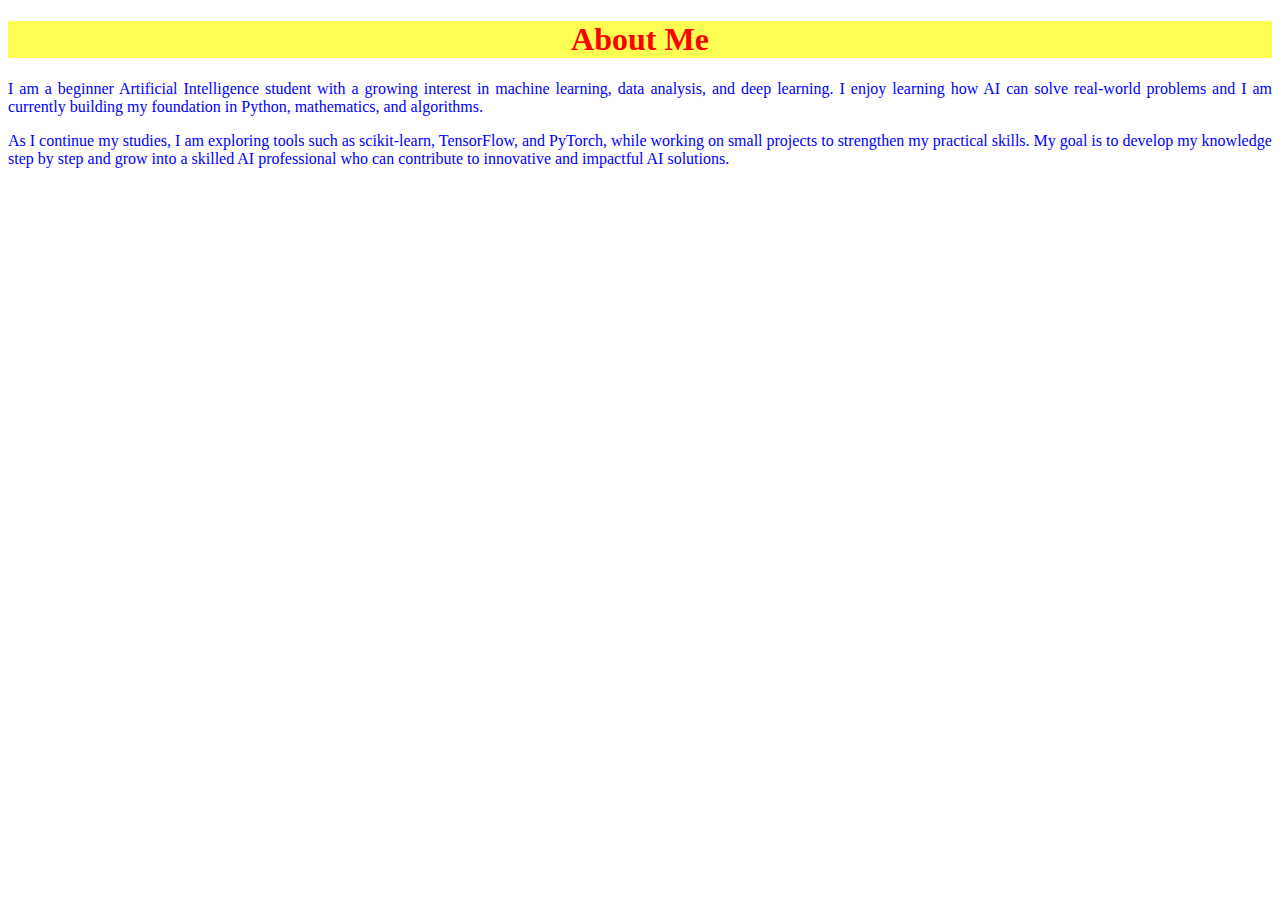
<file: My Portfolio Bootstrap Project/About/about_me.html>
<!DOCTYPE html>
<html lang="en">
<head>
    <meta charset="UTF-8">
    <meta name="viewport" content="width=device-width, initial-scale=1.0">
    <title>About Me</title>
    <link rel="stylesheet" href="./style.css">
</head>
<body>
    <h1 class="head">About Me</h1>
    <p class="about_me">I am a beginner Artificial Intelligence student with a growing interest in machine learning, data analysis, and deep learning.
       I enjoy learning how AI can solve real-world problems and I am currently building my foundation in Python, mathematics, and algorithms.</p>

    <p>As I continue my studies, I am exploring tools such as scikit-learn, TensorFlow, and PyTorch, while working on small projects to strengthen my practical skills.
       My goal is to develop my knowledge step by step and grow into a skilled AI professional who can contribute to innovative and impactful AI solutions.</p>
</body>
</html>
</file>
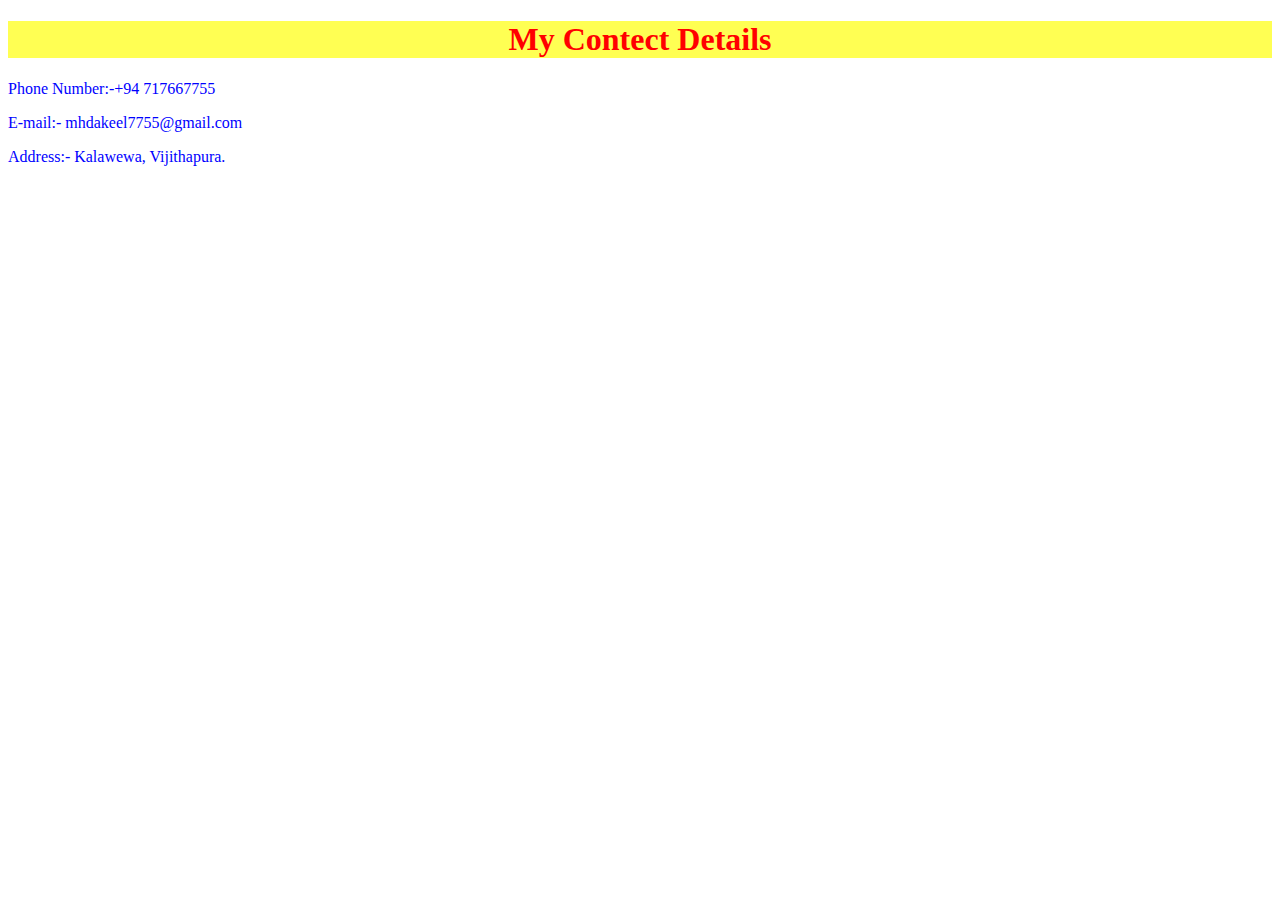
<file: My Portfolio Bootstrap Project/About/contact.html>
<!DOCTYPE html>
<html lang="en">
<head>
    <meta charset="UTF-8">
    <meta name="viewport" content="width=device-width, initial-scale=1.0">
    <title>Contect</title>
    <link rel="stylesheet" href="./style.css">
</head>
<body>
    <h1 class="head">My Contect Details</h1>
    <p>Phone Number:-+94 717667755</p>
    <p>E-mail:- mhdakeel7755@gmail.com</p>
    <p>Address:- Kalawewa, Vijithapura.</p>
    

</body>
</html>
</file>
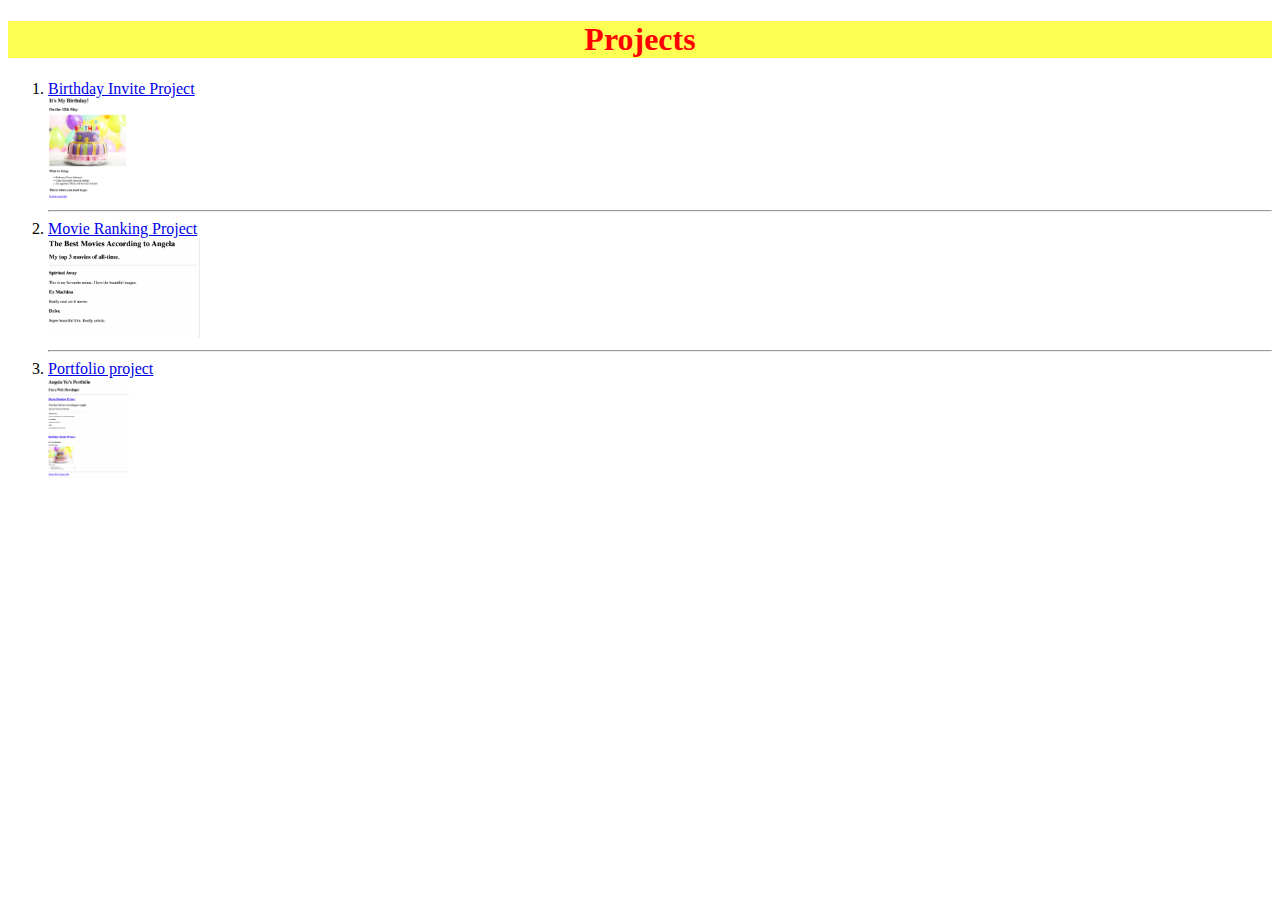
<file: My Portfolio Bootstrap Project/About/project.html>
<!DOCTYPE html>
<html lang="en">
<head>
    <meta charset="UTF-8">
    <meta name="viewport" content="width=device-width, initial-scale=1.0">
    <title>Project</title>
    <link rel="stylesheet" href="./style.css">
</head>
<body>
    <h1 class="head">Projects</h1>
    <ol>
        <li><a href="./project file/HTML birthday invite project/birthday invite project.html">Birthday Invite Project</a></li>
        <img src="./project file/HTML birthday invite project/birthday invite.png" alt="Birthday invitation img" height="100"/>
        <hr/>
        <li><a href="./project file/HTML movie ranking project/movie ranking project.html">Movie Ranking Project</a></li>
        <img src="./project file/HTML movie ranking project/movie ranking.png" alt="Movie Ranking project img" height="100"/>
        <hr/>
        <li><a href="./project file/HTML Porfolio Project/portfolio project.html">Portfolio project</a></li>
        <img src="./project file/HTML Porfolio Project/portfolio.png" alt="Portfolio project img" height="100">
    </ol>
   
</body>
</html>
</file>
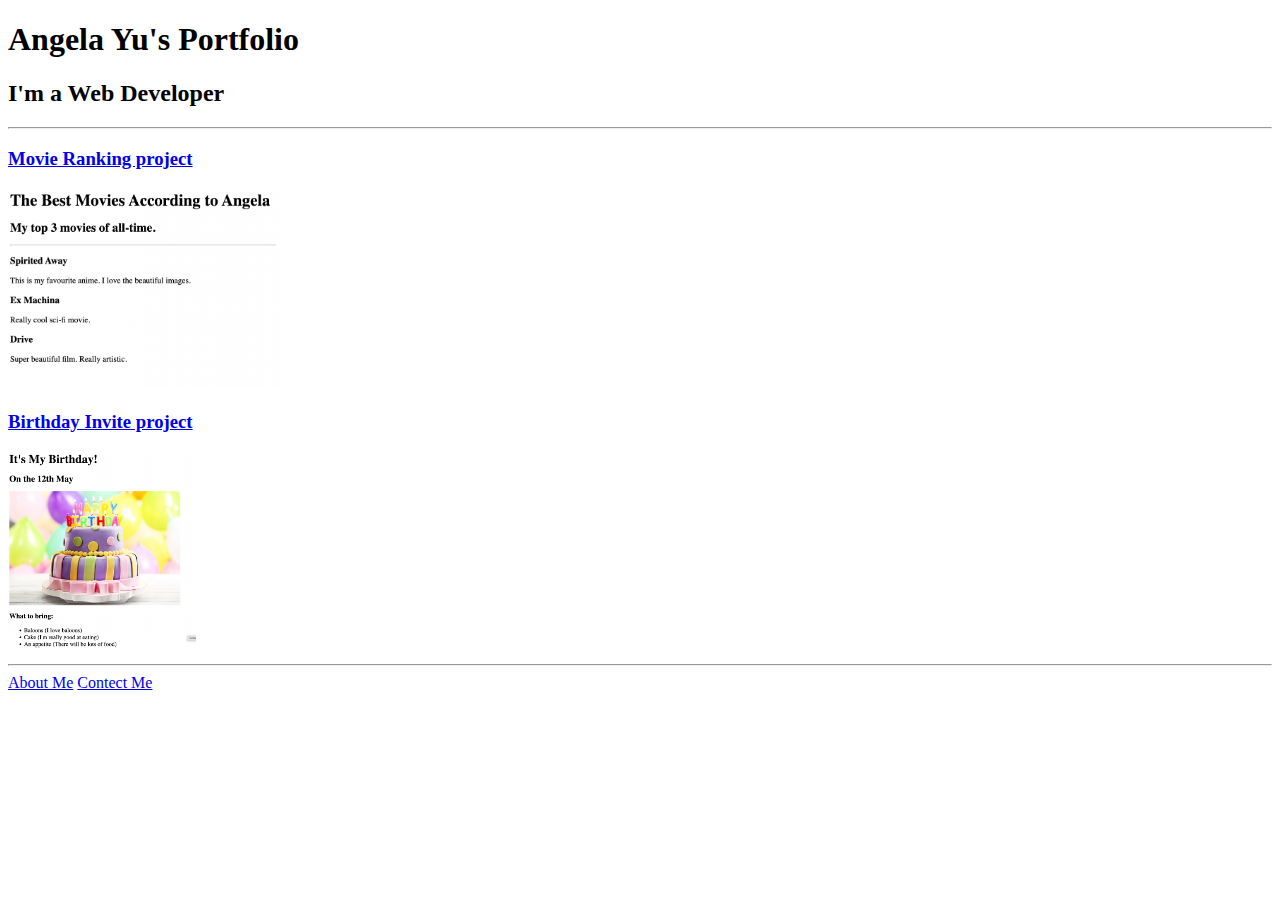
<file: My Portfolio Bootstrap Project/About/project file/HTML Porfolio Project/portfolio project.html>
<!-- TODO 1: Create the HTML Boilerplate -->

<!-- TODO 2: Add Your previous projects' HTML into the public folder -->

<!-- TODO 3: Take screenshots of your project previews and add the images to the images folder -->

<!-- TODO 4: Add titles/subtitles etc. -->

<!-- TODO 5: Add a link to the project pages -->

<!-- TODO 6: Add images to show the project previews
HINT for TODO 6: You can use the height attribute set to 200 to make the image smaller:
https://developer.mozilla.org/en-US/docs/Web/HTML/Element/img#attr-height -->

<!-- TODO 7: Add the Contact Me and About Me page links -->

<!DOCTYPE html>
<html lang="en">
<head>
    <meta charset="UTF-8">
    <meta name="viewport" content="width=device-width, initial-scale=1.0">
    <title>Angela's Portfolio</title>
</head>
<body>
    <h1>Angela Yu's Portfolio</h1>
    <h2>I'm a Web Developer</h2>
    <hr/>
    
    <h3><a href="./public/movie-ranking.html">Movie Ranking project</a></h3>
    <img src="./images/movie-ranking.png" alt="Movie Ranking Img" height="200"/>

    <h3><a href="./public/birthday-invite.html">Birthday Invite project</a></h3>
    <img src="./images/birthday-invite.png" alt="Birthday Invite Img" height="200"/>
    <hr/>

    <a href="./public/about.html">About Me</a>
    <a href="./public/contact.html">Contect Me</a>
    
</body>
</html>
</file>
<file: 01-Portfolio using AI/style.css>
/* CSS Custom Properties */
:root {
    --primary-color: #2563eb;
    --primary-dark: #1d4ed8;
    --secondary-color: #64748b;
    --accent-color: #f43f5e;
    --accent-gradient: linear-gradient(to right, #f43f5e, #fb7185);
    --highlight-color: #10b981;
    --highlight-gradient: linear-gradient(to right, #10b981, #34d399);
    --light-color: #f8fafc;
    --dark-color: #1e293b;
    --gray-color: #94a3b8;
    --light-gray: #e2e8f0;
    --border-radius: 8px;
    --box-shadow: 0 4px 6px rgba(0, 0, 0, 0.1);
    --transition: all 0.3s ease;
}

/* Reset and Base Styles */
* {
    margin: 0;
    padding: 0;
    box-sizing: border-box;
}

body {
    font-family: 'Inter', sans-serif;
    line-height: 1.6;
    color: var(--dark-color);
    background: linear-gradient(135deg, #f8fafc, #e0f2fe);
}

/* Layout Container */
.container {
    width: 90%;
    max-width: 1200px;
    margin: 0 auto;
    padding: 0 1rem;
}

/* Media and Links */
img {
    max-width: 100%;
    height: auto;
}

a {
    text-decoration: none;
    color: var(--primary-color);
    transition: var(--transition);
}

a:hover {
    color: var(--accent-color);
}

/* Lists */
ul {
    list-style: none;
}

/* Buttons */
.btn {
    display: inline-block;
    padding: 0.75rem 1.5rem;
    background: var(--accent-gradient);
    color: white;
    border-radius: var(--border-radius);
    font-weight: 600;
    box-shadow: var(--box-shadow);
    transition: var(--transition);
    border: none;
    cursor: pointer;
}

.btn:hover {
    background: var(--highlight-gradient);
    transform: translateY(-2px);
}

/* Section Titles */
.section-title {
    font-size: 2.5rem;
    text-align: center;
    margin-bottom: 3rem;
    position: relative;
    padding-bottom: 1rem;
    background: linear-gradient(to right, #2563eb, #10b981);
    -webkit-background-clip: text;
    -webkit-text-fill-color: transparent;
    background-clip: text;
    color: transparent;

}

.section-title::after {
    content: '';
    position: absolute;
    bottom: 0;
    left: 50%;
    transform: translateX(-50%);
    width: 80px;
    height: 4px;
    background: var(--accent-gradient);
    border-radius: 2px;
}

/* Header Styles */
.header {
    position: sticky;
    top: 0;
    background: linear-gradient(to right, #ffeaa7, #fab1a0, #a29bfe);
    box-shadow: 0 4px 12px rgba(0, 0, 0, 0.15);
    z-index: 100;
    padding: 1rem 0;
}

/* Container Layout */
.header .container {
    display: flex;
    justify-content: space-between;
    align-items: center;
}

/* Logo Styling */
.logo a {
    font-size: 1.8rem;
    font-weight: 700;
    background: linear-gradient(to right, #6c5ce7, #00b894);
    -webkit-background-clip: text;
    -webkit-text-fill-color: transparent;
    text-decoration: none;
    background-clip: text;
    color: transparent;

}

/* Navigation Menu */
.nav ul {
    display: flex;
    gap: 2rem;
}

/* Navigation Links */
.nav a {
    font-weight: 600;
    position: relative;
    color: #2d3436;
    text-decoration: none;
    transition: all 0.3s ease;
}

/* Hover Effects */
.nav a::after {
    content: '';
    position: absolute;
    bottom: -5px;
    left: 0;
    width: 0;
    height: 3px;
    background: linear-gradient(to right, #fd79a8, #00cec9);
    border-radius: 2px;
    transition: width 0.3s ease;
}

.nav a:hover {
    color: #0984e3;
}

.nav a:hover::after {
    width: 100%;
}

/* Menu Toggle (Mobile) */
.menu-toggle {
    display: none;
    flex-direction: column;
    justify-content: space-between;
    width: 30px;
    height: 21px;
    background: transparent;
    border: none;
    cursor: pointer;
}

.menu-toggle span {
    height: 3px;
    width: 100%;
    background: linear-gradient(to right, #d63031, #e17055);
    border-radius: 3px;
    transition: all 0.3s ease;
}

/* Hero Section */
.hero {
    padding: 5rem 0;
    background: linear-gradient(135deg, #fdf6f0 0%, #f0f9ff 25%, #e0f2fe 50%, #d1f7e0 75%, #ffe0f0 100%);
}

/* Hero Content Layout */
.hero-content {
    display: grid;
    grid-template-columns: 1fr 1fr;
    gap: 3rem;
    align-items: center;
}

/* Hero Text Styling */
.hero-text h1 {
    font-size: 3.5rem;
    margin-bottom: 0.5rem;
    color: #2c3e50;
    background: linear-gradient(to right, #ff6b6b, #f7b733);
    -webkit-background-clip: text;
    -webkit-text-fill-color: transparent;
    background-clip: text;
    color: transparent;

}

.hero-text h2 {
    font-size: 1.5rem;
    color: #6c5ce7;
    margin-bottom: 1.5rem;
    font-weight: 600;
}

.hero-text p {
    font-size: 1.1rem;
    margin-bottom: 2rem;
    color: #636e72;
}

/* Hero Image Styling */
.hero-image {
    display: flex;
    justify-content: center;
}

/* Image Placeholder Styling */
.image-placeholder {
    width: 300px;
    height: 300px;
    background: radial-gradient(circle at center, #74b9ff, #a29bfe);
    border-radius: 50%;
    display: flex;
    align-items: center;
    justify-content: center;
    color: white;
    font-size: 8rem;
    box-shadow: 0 0 20px rgba(0, 0, 0, 0.1);
    animation: pulse 2s infinite;
}

/* Animation */
@keyframes pulse {
    0% {
        transform: scale(1);
    }

    50% {
        transform: scale(1.05);
    }

    100% {
        transform: scale(1);
    }
}

/* About Section */
.about {
    padding: 6rem 0;
    background: linear-gradient(135deg,
            rgba(248, 250, 252, 0.95) 0%,
            rgba(239, 246, 255, 0.9) 25%,
            rgba(240, 253, 250, 0.9) 50%,
            rgba(255, 251, 235, 0.9) 75%,
            rgba(255, 241, 242, 0.9) 100%);
    position: relative;
    overflow: hidden;
}

.about::before {
    content: '';
    position: absolute;
    top: -50%;
    right: -10%;
    width: 300px;
    height: 300px;
    background: linear-gradient(135deg,
            rgba(37, 99, 235, 0.08) 0%,
            rgba(124, 58, 237, 0.08) 50%,
            rgba(244, 63, 94, 0.08) 100%);
    border-radius: 50%;
    filter: blur(60px);
    z-index: 0;
}

.about::after {
    content: '';
    position: absolute;
    bottom: -30%;
    left: -5%;
    width: 250px;
    height: 250px;
    background: linear-gradient(135deg,
            rgba(16, 185, 129, 0.08) 0%,
            rgba(245, 158, 11, 0.08) 50%,
            rgba(244, 63, 94, 0.08) 100%);
    border-radius: 50%;
    filter: blur(50px);
    z-index: 0;
}

.about-content {
    max-width: 900px;
    margin: 0 auto;
    position: relative;
    z-index: 1;
}

.about-text {
    background: rgba(255, 255, 255, 0.85);
    backdrop-filter: blur(20px);
    padding: 3rem;
    border-radius: 20px;
    box-shadow:
        0 8px 32px rgba(37, 99, 235, 0.12),
        0 2px 8px rgba(244, 63, 94, 0.08),
        inset 0 1px 0 rgba(255, 255, 255, 0.9);
    border: 1px solid rgba(255, 255, 255, 0.6);
    position: relative;
    overflow: hidden;
}

.about-text::before {
    content: '';
    position: absolute;
    top: 0;
    left: 0;
    right: 0;
    height: 4px;
    background: linear-gradient(90deg,
            #2563eb 0%,
            #7c3aed 25%,
            #f43f5e 50%,
            #10b981 75%,
            #f59e0b 100%);
    border-radius: 4px 4px 0 0;
}

.about-text h3 {
    font-size: 1.75rem;
    margin: 2rem 0 1.5rem;
    background: linear-gradient(135deg,
            #2563eb 0%,
            #7c3aed 50%,
            #f43f5e 100%);
    -webkit-background-clip: text;
    -webkit-text-fill-color: transparent;
    background-clip: text;
    font-weight: 700;
    position: relative;
    display: inline-block;
}

.about-text h3::after {
    content: '';
    position: absolute;
    bottom: -8px;
    left: 0;
    width: 60px;
    height: 3px;
    background: linear-gradient(90deg,
            #2563eb 0%,
            #f43f5e 100%);
    border-radius: 2px;
}

.about-text ul {
    list-style: none;
    padding-left: 0;
    margin-bottom: 2rem;
}

.about-text li {
    margin-bottom: 1rem;
    padding-left: 2rem;
    position: relative;
    color: var(--dark-muted);
    font-weight: 500;
}

.about-text li::before {
    content: '▸';
    position: absolute;
    left: 0;
    color: #2563eb;
    font-weight: bold;
    background: linear-gradient(135deg,
            #2563eb 0%,
            #7c3aed 100%);
    -webkit-background-clip: text;
    -webkit-text-fill-color: transparent;
    background-clip: text;
    transition: transform 0.3s ease;
}

.about-text li:hover::before {
    transform: translateX(5px);
}

.about-text li:nth-child(2n)::before {
    background: linear-gradient(135deg,
            #f43f5e 0%,
            #f59e0b 100%);
    -webkit-background-clip: text;
    -webkit-text-fill-color: transparent;
    background-clip: text;
}

.about-text li:nth-child(3n)::before {
    background: linear-gradient(135deg,
            #10b981 0%,
            #2563eb 100%);
    -webkit-background-clip: text;
    -webkit-text-fill-color: transparent;
    background-clip: text;
}

/* Skills Grid */
.skills-grid {
    display: grid;
    grid-template-columns: repeat(auto-fit, minmax(200px, 1fr));
    gap: 1.5rem;
    margin-top: 2rem;
}

.skill-category {
    background: linear-gradient(135deg,
            rgba(255, 255, 255, 0.9) 0%,
            rgba(248, 250, 252, 0.9) 100%);
    padding: 1.5rem;
    border-radius: 12px;
    border: 1px solid rgba(37, 99, 235, 0.1);
    box-shadow: 0 4px 12px rgba(37, 99, 235, 0.08);
    transition: all 0.3s cubic-bezier(0.4, 0, 0.2, 1);
}

.skill-category:hover {
    transform: translateY(-5px);
    box-shadow: 0 8px 25px rgba(37, 99, 235, 0.15);
    border-color: rgba(37, 99, 235, 0.2);
}

.skill-category h4 {
    font-size: 1.1rem;
    margin-bottom: 1rem;
    color: var(--primary-dark);
    font-weight: 600;
}

.skill-tags {
    display: flex;
    flex-wrap: wrap;
    gap: 0.5rem;
}

.skill-tag {
    background: linear-gradient(135deg,
            rgba(37, 99, 235, 0.1) 0%,
            rgba(124, 58, 237, 0.1) 100%);
    color: var(--primary-dark);
    padding: 0.4rem 0.8rem;
    border-radius: 20px;
    font-size: 0.85rem;
    font-weight: 500;
    border: 1px solid rgba(37, 99, 235, 0.2);
    transition: all 0.3s ease;
}

.skill-tag:hover {
    background: linear-gradient(135deg,
            rgba(37, 99, 235, 0.15) 0%,
            rgba(124, 58, 237, 0.15) 100%);
    transform: scale(1.05);
    box-shadow: 0 2px 8px rgba(37, 99, 235, 0.2);
}

/* Responsive Design */
@media (max-width: 768px) {
    .about {
        padding: 4rem 0;
    }

    .about-text {
        padding: 2rem;
        margin: 0 1rem;
    }

    .skills-grid {
        grid-template-columns: 1fr;
    }

    .about-text h3 {
        font-size: 1.5rem;
    }
}

/* Skills Section */
.skills {
    padding: 5rem 0;
    background: linear-gradient(135deg, #e0f7fa 0%, #fce4ec 100%);
    font-family: 'Segoe UI', Tahoma, Geneva, Verdana, sans-serif;
}

/* Grid Layout */
.skills-grid {
    display: grid;
    grid-template-columns: repeat(auto-fit, minmax(280px, 1fr));
    gap: 2.5rem;
    padding: 0 2rem;
}

/* Skill Category Card */
.skill-category {
    background: linear-gradient(145deg, #ffffff, #f1f1f1);
    padding: 2.5rem;
    border-radius: 15px;
    box-shadow: 0 8px 20px rgba(0, 0, 0, 0.08);
    transition: transform 0.3s ease, box-shadow 0.3s ease;
}

.skill-category:hover {
    transform: translateY(-5px);
    box-shadow: 0 12px 24px rgba(0, 0, 0, 0.12);
}

/* Category Title */
.skill-category h3 {
    font-size: 1.75rem;
    margin-bottom: 2rem;
    color: #0077b6;
    text-align: center;
    font-weight: 600;
}

/* Individual Skill */
.skill {
    margin-bottom: 2rem;
}

/* Skill Name */
.skill-name {
    display: block;
    margin-bottom: 0.75rem;
    font-weight: 600;
    color: #37474f;
    font-size: 1rem;
}

/* Skill Bar Container */
.skill-bar {
    height: 12px;
    background-color: #cfd8dc;
    border-radius: 6px;
    overflow: hidden;
    position: relative;
}

/* Skill Level Fill */
.skill-level {
    height: 100%;
    background: linear-gradient(90deg, #00bcd4, #8e24aa);
    border-radius: 6px;
    width: 0;
    transition: width 1.2s ease-in-out;
}

/* Experience Section */
.experience {
    padding: 6rem 0;
    background: linear-gradient(135deg,
            rgba(248, 250, 252, 0.95) 0%,
            rgba(239, 246, 255, 0.9) 25%,
            rgba(240, 253, 250, 0.9) 50%,
            rgba(255, 251, 235, 0.9) 75%,
            rgba(255, 241, 242, 0.9) 100%);
    position: relative;
    overflow: hidden;
}

.experience::before {
    content: '';
    position: absolute;
    top: -10%;
    right: -5%;
    width: 300px;
    height: 300px;
    background: linear-gradient(135deg,
            rgba(37, 99, 235, 0.08) 0%,
            rgba(124, 58, 237, 0.08) 50%,
            rgba(244, 63, 94, 0.08) 100%);
    border-radius: 50%;
    filter: blur(60px);
    z-index: 0;
}

.section-title {
    font-size: 3rem;
    text-align: center;
    margin-bottom: 1.5rem;
    position: relative;
    padding-bottom: 1.5rem;
    background: linear-gradient(135deg,
            #2563eb 0%,
            #7c3aed 50%,
            #f43f5e 100%);
    -webkit-background-clip: text;
    -webkit-text-fill-color: transparent;
    background-clip: text;
    font-weight: 800;
    letter-spacing: -0.02em;
}

.section-title::after {
    content: '';
    position: absolute;
    bottom: 0;
    left: 50%;
    transform: translateX(-50%);
    width: 100px;
    height: 5px;
    background: linear-gradient(90deg,
            #2563eb 0%,
            #7c3aed 50%,
            #f43f5e 100%);
    border-radius: 4px;
    box-shadow: 0 2px 8px rgba(37, 99, 235, 0.3);
}

.section-subtitle {
    text-align: center;
    color: var(--secondary-color);
    margin-bottom: 4rem;
    font-size: 1.2rem;
    font-weight: 500;
    max-width: 600px;
    margin-left: auto;
    margin-right: auto;
}

/* Experience Timeline */
.experience-timeline {
    position: relative;
    max-width: 900px;
    margin: 0 auto 5rem;
    padding: 2rem 0;
}

.experience-timeline::before {
    content: '';
    position: absolute;
    left: 40px;
    top: 0;
    height: 100%;
    width: 4px;
    background: linear-gradient(180deg,
            #2563eb 0%,
            #7c3aed 33%,
            #f43f5e 66%,
            #10b981 100%);
    border-radius: 4px;
    box-shadow: 0 0 20px rgba(37, 99, 235, 0.3);
}

.experience-item {
    position: relative;
    margin-bottom: 3rem;
    padding-left: 100px;
}

.experience-item:last-child {
    margin-bottom: 0;
}

.experience-item::before {
    content: '';
    position: absolute;
    left: 36px;
    top: 0;
    width: 16px;
    height: 16px;
    background: linear-gradient(135deg,
            #2563eb 0%,
            #7c3aed 100%);
    border-radius: 50%;
    border: 3px solid white;
    box-shadow: 0 0 0 3px rgba(37, 99, 235, 0.3);
    z-index: 2;
    transition: all 0.3s ease;
}

.experience-item:hover::before {
    background: linear-gradient(135deg,
            #f43f5e 0%,
            #f59e0b 100%);
    transform: scale(1.2);
    box-shadow: 0 0 0 4px rgba(244, 63, 94, 0.4);
}

.experience-date {
    position: absolute;
    left: 0;
    top: 0;
    width: 80px;
    padding: 0.8rem 0.5rem;
    background: linear-gradient(135deg,
            #2563eb 0%,
            #7c3aed 100%);
    color: white;
    border-radius: 12px;
    text-align: center;
    font-weight: 700;
    box-shadow: 0 4px 15px rgba(37, 99, 235, 0.4);
    border: 2px solid rgba(255, 255, 255, 0.3);
    transition: all 0.3s cubic-bezier(0.4, 0, 0.2, 1);
}

.experience-item:hover .experience-date {
    transform: scale(1.05);
    background: linear-gradient(135deg,
            #f43f5e 0%,
            #f59e0b 100%);
    box-shadow: 0 6px 20px rgba(244, 63, 94, 0.4);
}

.experience-content {
    background: linear-gradient(135deg,
            rgba(255, 255, 255, 0.9) 0%,
            rgba(248, 250, 252, 0.9) 100%);
    padding: 2rem;
    border-radius: 16px;
    box-shadow:
        0 8px 32px rgba(37, 99, 235, 0.12),
        0 2px 8px rgba(244, 63, 94, 0.08);
    border: 1px solid rgba(255, 255, 255, 0.6);
    backdrop-filter: blur(10px);
    transition: all 0.4s cubic-bezier(0.4, 0, 0.2, 1);
    position: relative;
    overflow: hidden;
}

.experience-content::before {
    content: '';
    position: absolute;
    top: 0;
    left: 0;
    width: 5px;
    height: 100%;
    background: linear-gradient(180deg,
            #2563eb 0%,
            #10b981 100%);
    transition: all 0.3s ease;
}

.experience-content:hover {
    transform: translateY(-8px) scale(1.02);
    box-shadow:
        0 15px 40px rgba(37, 99, 235, 0.2),
        0 5px 15px rgba(244, 63, 94, 0.15);
}

.experience-content:hover::before {
    background: linear-gradient(180deg,
            #f43f5e 0%,
            #f59e0b 100%);
    width: 8px;
}

.experience-content h3 {
    font-size: 1.5rem;
    color: var(--primary-dark);
    margin-bottom: 0.5rem;
    font-weight: 700;
    background: linear-gradient(135deg,
            #2563eb 0%,
            #7c3aed 100%);
    -webkit-background-clip: text;
    -webkit-text-fill-color: transparent;
    background-clip: text;
}

.experience-content h4 {
    font-size: 1.2rem;
    color: var(--secondary-color);
    margin-bottom: 1rem;
    font-weight: 600;
    display: flex;
    align-items: center;
    gap: 0.5rem;
}

.experience-content h4::before {
    content: '🏢';
    font-size: 1.1rem;
}

.experience-content p {
    margin-bottom: 1.5rem;
    color: var(--dark-muted);
    line-height: 1.7;
    font-size: 1.05rem;
}

.experience-content ul {
    list-style: none;
    padding-left: 0;
    color: var(--secondary-color);
}

.experience-content li {
    margin-bottom: 0.8rem;
    padding-left: 1.5rem;
    position: relative;
    transition: all 0.3s ease;
}

.experience-content li::before {
    content: '▸';
    position: absolute;
    left: 0;
    color: #2563eb;
    font-weight: bold;
    background: linear-gradient(135deg,
            #2563eb 0%,
            #7c3aed 100%);
    -webkit-background-clip: text;
    -webkit-text-fill-color: transparent;
    background-clip: text;
    transition: transform 0.3s ease;
}

.experience-content li:hover {
    transform: translateX(5px);
}

.experience-content li:hover::before {
    transform: scale(1.2);
    background: linear-gradient(135deg,
            #f43f5e 0%,
            #f59e0b 100%);
    -webkit-background-clip: text;
    -webkit-text-fill-color: transparent;
    background-clip: text;
}

/* Certifications */
.certifications {
    margin-top: 5rem;
    padding-top: 4rem;
    border-top: 2px solid rgba(37, 99, 235, 0.1);
}

.certifications-title {
    font-size: 2.2rem;
    text-align: center;
    margin-bottom: 3rem;
    background: linear-gradient(135deg,
            #10b981 0%,
            #2563eb 50%,
            #f59e0b 100%);
    -webkit-background-clip: text;
    -webkit-text-fill-color: transparent;
    background-clip: text;
    font-weight: 800;
    position: relative;
    padding-bottom: 1rem;
}

.certifications-title::after {
    content: '';
    position: absolute;
    bottom: 0;
    left: 50%;
    transform: translateX(-50%);
    width: 80px;
    height: 4px;
    background: linear-gradient(90deg,
            #10b981 0%,
            #f59e0b 100%);
    border-radius: 4px;
    box-shadow: 0 2px 8px rgba(16, 185, 129, 0.3);
}

.certifications-grid {
    display: grid;
    grid-template-columns: repeat(auto-fit, minmax(350px, 1fr));
    gap: 2rem;
    max-width: 1000px;
    margin: 0 auto;
}

.certification-item {
    display: flex;
    align-items: flex-start;
    background: linear-gradient(135deg,
            rgba(255, 255, 255, 0.9) 0%,
            rgba(248, 250, 252, 0.9) 100%);
    padding: 2rem;
    border-radius: 16px;
    box-shadow:
        0 8px 32px rgba(37, 99, 235, 0.1),
        0 2px 8px rgba(16, 185, 129, 0.08);
    border: 1px solid rgba(255, 255, 255, 0.6);
    backdrop-filter: blur(10px);
    transition: all 0.4s cubic-bezier(0.4, 0, 0.2, 1);
    position: relative;
    overflow: hidden;
}

.certification-item::before {
    content: '';
    position: absolute;
    top: 0;
    left: 0;
    right: 0;
    height: 4px;
    background: linear-gradient(90deg,
            #2563eb 0%,
            #10b981 50%,
            #f59e0b 100%);
    border-radius: 4px 4px 0 0;
}

.certification-item:hover {
    transform: translateY(-8px) scale(1.03);
    box-shadow:
        0 15px 40px rgba(37, 99, 235, 0.2),
        0 5px 15px rgba(16, 185, 129, 0.15);
}

.certification-icon {
    margin-right: 1.5rem;
    width: 60px;
    height: 60px;
    background: linear-gradient(135deg,
            #2563eb 0%,
            #7c3aed 100%);
    color: white;
    border-radius: 50%;
    display: flex;
    align-items: center;
    justify-content: center;
    font-size: 1.5rem;
    flex-shrink: 0;
    box-shadow: 0 4px 15px rgba(37, 99, 235, 0.4);
    transition: all 0.3s ease;
}

.certification-item:hover .certification-icon {
    background: linear-gradient(135deg,
            #f43f5e 0%,
            #f59e0b 100%);
    transform: scale(1.1) rotate(10deg);
    box-shadow: 0 6px 20px rgba(244, 63, 94, 0.4);
}

.certification-info h4 {
    font-size: 1.3rem;
    margin-bottom: 0.8rem;
    color: var(--dark-color);
    font-weight: 700;
}

.certification-info p {
    color: var(--secondary-color);
    font-size: 1rem;
    line-height: 1.6;
    margin: 0;
}

/* Color Variations for Different Items */
.experience-item:nth-child(2n) .experience-date {
    background: linear-gradient(135deg,
            #10b981 0%,
            #2563eb 100%);
}

.experience-item:nth-child(3n) .experience-date {
    background: linear-gradient(135deg,
            #f59e0b 0%,
            #f43f5e 100%);
}

.certification-item:nth-child(2n) .certification-icon {
    background: linear-gradient(135deg,
            #10b981 0%,
            #2563eb 100%);
}

.certification-item:nth-child(3n) .certification-icon {
    background: linear-gradient(135deg,
            #f59e0b 0%,
            #f43f5e 100%);
}

/* Responsive Design */
@media (max-width: 768px) {
    .experience-timeline::before {
        left: 30px;
    }

    .experience-item {
        padding-left: 70px;
    }

    .experience-date {
        width: 60px;
        padding: 0.6rem 0.4rem;
        font-size: 0.9rem;
    }

    .certifications-grid {
        grid-template-columns: 1fr;
        gap: 1.5rem;
    }

    .certification-item {
        padding: 1.5rem;
    }

    .section-title {
        font-size: 2.2rem;
    }

    .experience-item::before {
        left: 26px;
    }
}

@media (max-width: 576px) {
    .experience {
        padding: 4rem 0;
    }

    .experience-timeline::before {
        display: none;
    }

    .experience-item {
        padding-left: 0;
        text-align: center;
    }

    .experience-date {
        position: relative;
        margin: 0 auto 1rem;
    }

    .experience-item::before {
        display: none;
    }

    .certification-item {
        flex-direction: column;
        text-align: center;
    }

    .certification-icon {
        margin-right: 0;
        margin-bottom: 1rem;
        align-self: center;
    }
}

/* Projects Section */
.projects {
    padding: 6rem 0;
    background: linear-gradient(135deg,
            rgba(248, 250, 252, 0.95) 0%,
            rgba(239, 246, 255, 0.9) 25%,
            rgba(240, 253, 250, 0.9) 50%,
            rgba(255, 251, 235, 0.9) 75%,
            rgba(255, 241, 242, 0.9) 100%);
    position: relative;
    overflow: hidden;
}

.projects::before {
    content: '';
    position: absolute;
    top: -20%;
    left: -10%;
    width: 300px;
    height: 300px;
    background: linear-gradient(135deg,
            rgba(37, 99, 235, 0.08) 0%,
            rgba(124, 58, 237, 0.08) 50%,
            rgba(244, 63, 94, 0.08) 100%);
    border-radius: 50%;
    filter: blur(50px);
    z-index: 0;
}

.projects::after {
    content: '';
    position: absolute;
    bottom: -15%;
    right: -8%;
    width: 250px;
    height: 250px;
    background: linear-gradient(135deg,
            rgba(16, 185, 129, 0.08) 0%,
            rgba(245, 158, 11, 0.08) 50%,
            rgba(244, 63, 94, 0.08) 100%);
    border-radius: 50%;
    filter: blur(45px);
    z-index: 0;
}

.projects-grid {
    display: grid;
    grid-template-columns: repeat(auto-fit, minmax(350px, 1fr));
    gap: 2.5rem;
    position: relative;
    z-index: 1;
}

.project-card {
    background: linear-gradient(135deg,
            rgba(255, 255, 255, 0.9) 0%,
            rgba(248, 250, 252, 0.9) 100%);
    border-radius: 20px;
    overflow: hidden;
    box-shadow:
        0 8px 32px rgba(37, 99, 235, 0.12),
        0 2px 8px rgba(244, 63, 94, 0.08);
    border: 1px solid rgba(255, 255, 255, 0.6);
    backdrop-filter: blur(10px);
    transition: all 0.4s cubic-bezier(0.4, 0, 0.2, 1);
    position: relative;
}

.project-card::before {
    content: '';
    position: absolute;
    top: 0;
    left: 0;
    right: 0;
    height: 4px;
    background: linear-gradient(90deg,
            #2563eb 0%,
            #7c3aed 33%,
            #f43f5e 66%,
            #10b981 100%);
    border-radius: 4px 4px 0 0;
    transition: all 0.3s ease;
}

.project-card:hover {
    transform: translateY(-12px) scale(1.02);
    box-shadow:
        0 20px 50px rgba(37, 99, 235, 0.25),
        0 8px 25px rgba(244, 63, 94, 0.15);
}

.project-card:hover::before {
    height: 6px;
    background: linear-gradient(90deg,
            #f43f5e 0%,
            #f59e0b 33%,
            #10b981 66%,
            #2563eb 100%);
}

.project-image {
    height: 220px;
    background: linear-gradient(135deg,
            rgba(37, 99, 235, 0.1) 0%,
            rgba(124, 58, 237, 0.1) 50%,
            rgba(244, 63, 94, 0.1) 100%);
    display: flex;
    align-items: center;
    justify-content: center;
    position: relative;
    overflow: hidden;
}

.project-image::before {
    content: '';
    position: absolute;
    top: 0;
    left: -100%;
    width: 100%;
    height: 100%;
    background: linear-gradient(90deg,
            transparent,
            rgba(255, 255, 255, 0.4),
            transparent);
    transition: all 0.6s ease;
}

.project-card:hover .project-image::before {
    left: 100%;
}

.image-placeholder {
    width: 80px;
    height: 80px;
    font-size: 2.5rem;
    background: linear-gradient(135deg,
            #2563eb 0%,
            #7c3aed 100%);
    border-radius: 50%;
    display: flex;
    align-items: center;
    justify-content: center;
    color: white;
    box-shadow: 0 8px 25px rgba(37, 99, 235, 0.4);
    transition: all 0.4s ease;
}

.project-card:hover .image-placeholder {
    background: linear-gradient(135deg,
            #f43f5e 0%,
            #f59e0b 100%);
    transform: scale(1.1) rotate(10deg);
    box-shadow: 0 12px 30px rgba(244, 63, 94, 0.5);
}

.project-info {
    padding: 2rem;
}

.project-info h3 {
    font-size: 1.4rem;
    margin-bottom: 1rem;
    background: linear-gradient(135deg,
            #2563eb 0%,
            #7c3aed 100%);
    -webkit-background-clip: text;
    -webkit-text-fill-color: transparent;
    background-clip: text;
    font-weight: 700;
    transition: all 0.3s ease;
}

.project-card:hover .project-info h3 {
    background: linear-gradient(135deg,
            #f43f5e 0%,
            #f59e0b 100%);
    -webkit-background-clip: text;
    -webkit-text-fill-color: transparent;
    background-clip: text;
}

.project-info p {
    color: var(--dark-muted);
    margin-bottom: 1.5rem;
    line-height: 1.6;
    font-size: 1.05rem;
}

.technologies {
    display: flex;
    flex-wrap: wrap;
    gap: 0.75rem;
    margin-bottom: 2rem;
}

.technologies span {
    padding: 0.5rem 1rem;
    background: linear-gradient(135deg,
            rgba(37, 99, 235, 0.1) 0%,
            rgba(124, 58, 237, 0.1) 100%);
    border-radius: 20px;
    font-size: 0.85rem;
    font-weight: 600;
    color: var(--primary-dark);
    border: 1px solid rgba(37, 99, 235, 0.2);
    transition: all 0.3s ease;
    box-shadow: 0 2px 8px rgba(37, 99, 235, 0.1);
}

.technologies span:hover {
    background: linear-gradient(135deg,
            rgba(244, 63, 94, 0.1) 0%,
            rgba(245, 158, 11, 0.1) 100%);
    color: var(--accent-color);
    transform: translateY(-2px);
    box-shadow: 0 4px 12px rgba(244, 63, 94, 0.2);
    border-color: rgba(244, 63, 94, 0.3);
}

.project-links {
    display: flex;
    gap: 1rem;
}

.project-link {
    padding: 0.75rem 1.5rem;
    background: linear-gradient(135deg,
            #2563eb 0%,
            #7c3aed 100%);
    color: white;
    border-radius: 12px;
    font-size: 0.95rem;
    font-weight: 600;
    transition: all 0.3s cubic-bezier(0.4, 0, 0.2, 1);
    text-decoration: none;
    display: flex;
    align-items: center;
    gap: 0.5rem;
    box-shadow: 0 4px 15px rgba(37, 99, 235, 0.4);
    border: 2px solid transparent;
}

.project-link:hover {
    background: linear-gradient(135deg,
            #f43f5e 0%,
            #f59e0b 100%);
    transform: translateY(-3px) scale(1.05);
    box-shadow: 0 8px 25px rgba(244, 63, 94, 0.5);
    border-color: rgba(255, 255, 255, 0.3);
}

.project-link:nth-child(2) {
    background: linear-gradient(135deg,
            #10b981 0%,
            #2563eb 100%);
    box-shadow: 0 4px 15px rgba(16, 185, 129, 0.4);
}

.project-link:nth-child(2):hover {
    background: linear-gradient(135deg,
            #f59e0b 0%,
            #f43f5e 100%);
    box-shadow: 0 8px 25px rgba(245, 158, 11, 0.5);
}

/* Project card color variations */
.project-card:nth-child(2n) .project-image {
    background: linear-gradient(135deg,
            rgba(16, 185, 129, 0.1) 0%,
            rgba(37, 99, 235, 0.1) 50%,
            rgba(245, 158, 11, 0.1) 100%);
}

.project-card:nth-child(3n) .project-image {
    background: linear-gradient(135deg,
            rgba(244, 63, 94, 0.1) 0%,
            rgba(245, 158, 11, 0.1) 50%,
            rgba(124, 58, 237, 0.1) 100%);
}

/* Responsive Design */
@media (max-width: 768px) {
    .projects-grid {
        grid-template-columns: 1fr;
        gap: 2rem;
    }

    .project-info {
        padding: 1.5rem;
    }

    .project-links {
        flex-direction: column;
    }

    .project-link {
        text-align: center;
        justify-content: center;
    }
}

/* Contact Section */
.contact {
    padding: 5rem 0;
    background: linear-gradient(135deg, #f0f9ff 0%, #e0f2fe 100%);
}

.contact-content {
    display: grid;
    grid-template-columns: 1fr 1fr;
    gap: 3rem;
}

.contact-form {
    background-color: white;
    padding: 2rem;
    border-radius: var(--border-radius);
    box-shadow: var(--box-shadow);
}

.form-group {
    margin-bottom: 1.5rem;
}

.form-group label {
    display: block;
    margin-bottom: 0.5rem;
    font-weight: 500;
}

.form-group input,
.form-group textarea {
    width: 100%;
    padding: 0.75rem;
    border: 1px solid var(--light-gray);
    border-radius: var(--border-radius);
    font-family: inherit;
    transition: var(--transition);
}

.form-group input:focus,
.form-group textarea:focus {
    outline: none;
    border-color: var(--primary-color);
    box-shadow: 0 0 0 3px rgba(37, 99, 235, 0.1);
}

.contact-info {
    background-color: white;
    padding: 2rem;
    border-radius: var(--border-radius);
    box-shadow: var(--box-shadow);
}

.contact-info h3 {
    font-size: 1.5rem;
    margin-bottom: 1.5rem;
    color: var(--primary-color);
}

.contact-info p {
    margin-bottom: 1rem;
    display: flex;
    align-items: center;
}

.contact-info i {
    margin-right: 0.75rem;
    color: var(--primary-color);
    width: 20px;
}

.social-links {
    display: flex;
    gap: 1rem;
    margin-top: 2rem;
}

.social-links a {
    display: flex;
    align-items: center;
    justify-content: center;
    width: 40px;
    height: 40px;
    background-color: var(--light-gray);
    border-radius: 50%;
    transition: var(--transition);
}

.social-links a:hover {
    background-color: var(--primary-color);
    color: white;
}

/* Footer */
.footer {
    padding: 2rem 0;
    background-color: var(--dark-color);
    color: white;
    text-align: center;
}

.footer .container {
    display: flex;
    flex-direction: column;
    align-items: center;
    gap: 1rem;
}

.footer-links {
    display: flex;
    gap: 1.5rem;
}

.footer-links a {
    transition: var(--transition);
}

.footer-links a:hover {
    color: var(--primary-color);
}

/* Responsive Design */
@media (max-width: 992px) {
    .hero-content {
        grid-template-columns: 1fr;
        text-align: center;
    }

    .hero-text h1 {
        font-size: 2.5rem;
    }

    .contact-content {
        grid-template-columns: 1fr;
    }
}

@media (max-width: 768px) {
    .menu-toggle {
        display: flex;
    }

    .nav {
        position: fixed;
        top: 70px;
        left: -100%;
        width: 80%;
        height: calc(100vh - 70px);
        background-color: white;
        box-shadow: 0 5px 10px rgba(0, 0, 0, 0.1);
        transition: 0.3s;
        flex-direction: column;
        padding: 2rem;
    }

    .nav.active {
        left: 0;
    }

    .nav ul {
        flex-direction: column;
        gap: 1.5rem;
    }

    .section-title {
        font-size: 2rem;
    }

    .image-placeholder {
        width: 200px;
        height: 200px;
        font-size: 5rem;
    }

    .skills-grid,
    .projects-grid {
        grid-template-columns: 1fr;
    }
}

@media (max-width: 576px) {
    .hero-text h1 {
        font-size: 2rem;
    }

    .hero-text h2 {
        font-size: 1.25rem;
    }

    .footer-links {
        flex-direction: column;
        gap: 0.5rem;
    }
}

/* Animation for skill bars */
.skill-level {
    animation: fillBar 2s ease-in-out forwards;
}

@keyframes fillBar {
    from {
        width: 0;
    }

    to {
        width: attr(data-level);
    }
}
</file>
<file: Color Vocab Project/style.css>
img{
    height: 200px;
    width: 200px;
}
.color-title{
    font-weight: normal;
}
#red{
    color: red;
}
#blue{
    color: blue;
}
#orange{
    color: orange;
}
#green{
    color: green;
}
#yellow{
    color: yellow;
}
</file>
<file: CSS Selectors/style.css>
ol {
  margin-left: -40px;
  margin-top: -20px;
  list-style-position: inside;
}

/* Write your CSS below, don't change the rules above. */
p{
  color: red;
}
.note{
  font-size: 20px;
}
#id-selector-demo{
  color: green;
}
li[value="4"] {
  color: blue;
}
* {
  text-align: center;
}
</file>
<file: Ecommerce Website Bootstrap Project/style.css>
* {
    margin: 0;
    padding: 0;
    box-sizing: border-box;
    font-family: "Poppins", sans-serif;
}

#navbar {
    position: sticky;
    top: 0;
    left: 0;
    z-index: 100;
    padding: .5rem 5rem;
    box-shadow: 5px 5px 20px rgba(0, 0, 0, .5);
    background: black;
}

.navbar .navbar-brand {
    font-size: 25px;
    font-weight: 800;
    color: yellow !important;
}

#navbarSupportedContent a {
    color: #fff;
    border-bottom: 2px solid transparent;
}

#navbarSupportedContent a:hover {
    border-bottom: 2px solid yellow;
}

#navbarSupportedContent button {
    background: yellow;
    width: 5rem;
    border-radius: 15px;
}

section {
    width: 100%;
    min-height: 100vh;
    display: flex;
    justify-content: center;
    align-items: center;
}

/* Home */
#home {
    background: linear-gradient(rgba(0, 0, 0, .5), rgba(0, 0, 0, .6)), url(https://cdn.pixabay.com/photo/2016/02/10/15/48/spices-1191945_1280.jpg);
    background-size: cover;
    background-position: center;
    flex-direction: column;
}

#home h1 {
    font-size: 100px;
    color: white;
    letter-spacing: 3px;
    font-family: Verdana, Geneva, Tahoma, sans-serif;
    text-shadow: 0px 1px 0px #CCC, 0px 2px 0px #CCC, 0px 3px 0px #CCC, 0px 4px 0px #CCC, 0px 5px 0px #CCC, 0px 6px 0px #CCC, 0px 7px 0px #CCC;
}

#home p {
    font-size: 18px;
    color: #fff;
}

#home .input-group {
    width: 40%;
    height: 45px;
}

.signin {
    background: yellow !important;
    color: green !important;
    box-shadow: 2px 4px 5px rgba(0, 0, 0, .3);
}


/* About Section */
#about {
    background: linear-gradient(to right, #ea1d6f, #eb466b 100%);
}

#about h1 {
    font-weight: 800;
    font-size: 50px;
    color: white;
    letter-spacing: 2px;
}

#about p {
    color: white;
    padding-top: 20px;
    padding-left: 4%;
    padding-right: 4%;
}

/* Products Section */
#product {
    background: #e5e5e5;
}

#product h1 {
    font-size: 50px;
    letter-spacing: 2px;
    font-weight: 700;
}

#product img {
    margin-top: 13px;
    width: 260px;
    height: 200px;
}

.card {
    width: 250px;
    height: 300px;
    background: #e5e5e5 !important;
    border: none !important;
    box-shadow: 15px 20px 20px rgba(0, 0, 0, .3), inset 4px 4px 10px white;
    border-radius: 20px !important;
    overflow: hidden;
    justify-content: center;
    align-items: center;
    margin: 25px 60px;
}

.card:hover {
    box-shadow: inset 5px 5px 10px rgba(0, 0, 0, .3),
        inset -4px -4px 10px white;

    transition: .2s;
}

/* Contact Section */
#contact img{
    height: 100%;
}
.box{
    width: 80% !important;
    
    margin-top: 10px;
}
form{
    display: flex;
    flex-direction: column;
}
#contact input{
    margin: 10px 0px;
}
#contact textarea{
    margin: 10px 0px;
}

footer{
    width: 100%;
    height: 30px;
    background: rgba(0, 0, 0, .8);
    margin-top: -30px;
    text-align: center;
    color: white;
    padding: 3px;
}
</file>
<file: Motivation Meme Project/style.css>
body{
    background-color: black;
}

.poster{
    font-family: 'Libre Baskerville', Times, serif;
    color: white;
    text-align: center; 
    margin-left: 25%;
    margin-top: 100px;
    width: 50%;
}

h1{
    text-transform: uppercase;
    font-size: 3rem;
}

.motivation-img{
    width: 100%;
    border:5px solid white;
}
</file>
<file: My Portfolio Bootstrap Project/style.css>
* {
    margin: 0;
    padding: 0;
    box-sizing: border-box;
    font-family: "Poppins", sans-serif;
}

nav {
    width: 100%;
    position: sticky !important;
    left: 0;
    top: 0;
    box-shadow: 0px 5px 8px rgba(0, 0, 0, .5);
    z-index: 10;
}

.navbar-brand {
    font-weight: 600;
}

.nav-link {
    color: white !important;
    border-bottom: 1px solid white;
}

.nav-link:hover {
    border-bottom: 1px solid white;
}

section {
    width: 100%;
    min-height: 100vh;
}

/* Home Section */
#home {
    width: 100%;
    height: 100vh;
    background: linear-gradient(rgba(0, 0, 0, .4), rgba(0, 0, 0, 6)), url(./ak2.jpg);
    background-size: cover;
    background-position: center;
    background-repeat: no-repeat;
    display: flex;
    align-items: center;
    color: white;
    flex-direction: column;
}

#home p {
    position: absolute;
    top: 15%;
    font-size: 100px;
    opacity: 0;
    animation: text 3s ease-in-out;
}

#home p:nth-child(1) {
    animation-delay: 0s;
}

#home p:nth-child(2) {
    animation-delay: 3s;
}

#home p:nth-child(3) {
    animation-delay: 6s;
}

#home p:nth-child(4) {
    animation-delay: 9s;
}

@keyframes text {
    50% {
        opacity: 1;
    }

    100% {
        opacity: 0;
    }
}

#home span {
    color: yellow;
}

@media screen and (max-width:576px) {
    #home p {
        font-size: 80px;
    }
}


/* About Section */
#about {
    display: flex;
    justify-content: center;
    align-items: center;
    background: #ff75a0;
}

.circle {
    width: 400px;
    height: 400px;
    background: #e93b81;
    border-radius: 50%;
    position: relative;
    box-shadow: 0px 5px 12px rgba(0, 0, 0, .7);
    margin-bottom: 3%;
    margin-top: 8%;
    transition: 1s;
}

.circle img {
    position: absolute;
    height: 300px;
    top: 12%;
    left: 21%;
    border-radius: 10%;
    filter: drop-shadow(0px 30px 15px rgba(0, 0, 0, .4));
    transition: 1s;
}

.circle:hover {
    width: 800px;
    height: 400px;
    border-radius: 10px;
    transition: 1s;
}

.circle:hover img {
    position: absolute;
    top: 13%;
    left: 5%;
    transition: 1s;
}

.circle:hover .content {
    position: absolute;
    top: 15%;
    right: 8%;
    color: white;
    width: 50%;
    opacity: 1;
    transition: 1s;
}

.circle .content {
    opacity: 0;
}

@media screen and (max-width:576px) {
    .circle {
        width: 400px;
        height: 400px;
        background: #e93b81;
        border-radius: 50%;
        position: relative;
        box-shadow: 0px 5px 12px rgba(0, 0, 0, .7);
        margin-bottom: 3%;
        margin-top: 8%;
        transition: 1s;
    }

    .circle:hover img {
        position: absolute;
        top: 5%;
        left: 20%;
        transition: 1s;
    }

    .circle:hover {
        width: 400px;
        height: 600px;
        border-radius: 10px;
        transition: 1s;
    }

    .circle:hover .content {
        position: absolute;
        top: 60%;
        right: 0%;
        color: white;
        width: 100%;
        padding: 10px;
        opacity: 1;
        transition: 1s;
    }

    .circle .content {
        opacity: 0;
    }
}

/* Skills Section */

#skills {
    padding: 5%;
    background: #e5e5e5;
}

#skills .container {
    margin-top: 6%;
    margin-bottom: 6%;
}

label {
    font-size: 20px;
}

.progress {
    height: 30px !important;
    box-shadow: 2px 4px 5px gray, -2px -2px 5px white;
}

.progress:hover {
    box-shadow: 2px 4px 5px white, -2px -2px 5px gray;
}

/* Project Section */


#projects {
    display: flex;
    justify-content: center;
    align-items: center;
    padding-top: 3%;
    background: linear-gradient(75deg, skyblue, violet);
}

.carousel {
    width: 80%;
    height: 80vh;
    box-shadow: 10px 20px 10px rgba(0, 0, 0, .4);
}

.carousel-item {
    width: 100%;
    height: 80vh;
}

@media screen and (max-width:576px) {
    .carousel {
        width: 80%;
        height: 29vh;
        box-shadow: 10px 20px 10px rgba(0, 0, 0, .4);
    }

    .carousel-item {
        width: 100%;
        height: 50vh;
    }
}

/* Pricing Section */
#pricing {
    padding-top: 5%;
}

.card {
    margin-top: 15%;
}

.card:hover {
    box-shadow: 8px 8px 15px rgba(0, 0, 0, .4);
    transition: .2s;
}


/* Contect Section */

#contact {
    padding-top: 4%;
    padding-bottom: 2%;
    background-color: rgb(235, 210, 176);
}

#contact iframe {
    box-shadow: 15px 20px 10px rgba(0, 0, 0, .4);
}

#contact h1 {
    margin-bottom: 50px;
    margin-top: 10px;
}
</file>
<file: My Portfolio Bootstrap Project/About/style.css>
h1{
    color: red;
    background-color: rgb(255, 255, 83);
}

p{
    color: blue;
}

.about_me{
    text-align: justify;
}

.head{
    text-align: center;
}
</file>
